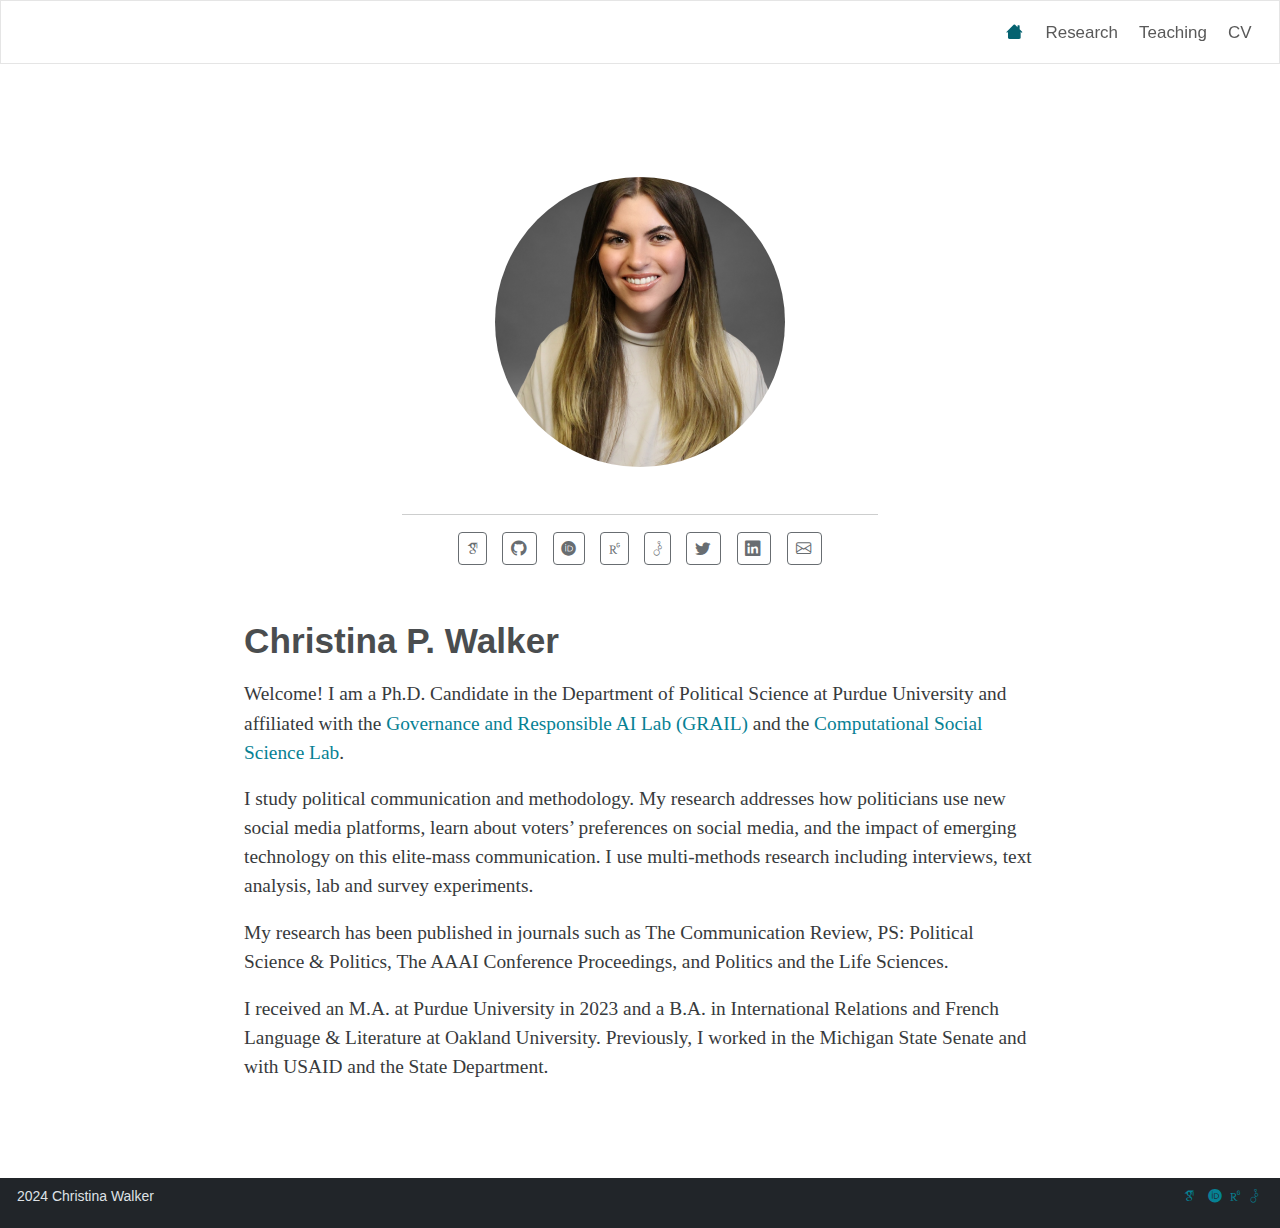
<file: docs/index.html>
<!DOCTYPE html>
<html xmlns="http://www.w3.org/1999/xhtml" lang="en" xml:lang="en"><head>

<meta charset="utf-8">
<meta name="generator" content="quarto-1.3.450">

<meta name="viewport" content="width=device-width, initial-scale=1.0, user-scalable=yes">


<title>Christina Walker</title>
<style>
code{white-space: pre-wrap;}
span.smallcaps{font-variant: small-caps;}
div.columns{display: flex; gap: min(4vw, 1.5em);}
div.column{flex: auto; overflow-x: auto;}
div.hanging-indent{margin-left: 1.5em; text-indent: -1.5em;}
ul.task-list{list-style: none;}
ul.task-list li input[type="checkbox"] {
  width: 0.8em;
  margin: 0 0.8em 0.2em -1em; /* quarto-specific, see https://github.com/quarto-dev/quarto-cli/issues/4556 */ 
  vertical-align: middle;
}
</style>


<script src="site_libs/quarto-nav/quarto-nav.js"></script>
<script src="site_libs/quarto-nav/headroom.min.js"></script>
<link href="./img/purdue_icon.png" rel="icon" type="image/png">
<script src="site_libs/clipboard/clipboard.min.js"></script>
<script src="site_libs/quarto-html/quarto.js"></script>
<script src="site_libs/quarto-html/popper.min.js"></script>
<script src="site_libs/quarto-html/tippy.umd.min.js"></script>
<link href="site_libs/quarto-html/tippy.css" rel="stylesheet">
<link href="site_libs/quarto-html/quarto-syntax-highlighting.css" rel="stylesheet" id="quarto-text-highlighting-styles">
<script src="site_libs/bootstrap/bootstrap.min.js"></script>
<link href="site_libs/bootstrap/bootstrap-icons.css" rel="stylesheet">
<link href="site_libs/bootstrap/bootstrap.min.css" rel="stylesheet" id="quarto-bootstrap" data-mode="light">
<link href="site_libs/quarto-contrib/academicons-1.9.2/all.css" rel="stylesheet">
<link href="site_libs/quarto-contrib/academicons-1.9.2/size.css" rel="stylesheet">
<script id="quarto-search-options" type="application/json">{
  "language": {
    "search-no-results-text": "No results",
    "search-matching-documents-text": "matching documents",
    "search-copy-link-title": "Copy link to search",
    "search-hide-matches-text": "Hide additional matches",
    "search-more-match-text": "more match in this document",
    "search-more-matches-text": "more matches in this document",
    "search-clear-button-title": "Clear",
    "search-detached-cancel-button-title": "Cancel",
    "search-submit-button-title": "Submit",
    "search-label": "Search"
  }
}</script>


</head>

<body class="nav-fixed fullcontent">

<div id="quarto-search-results"></div>
  <header id="quarto-header" class="headroom fixed-top">
    <nav class="navbar navbar-expand-lg navbar-dark ">
      <div class="navbar-container container-fluid">
          <button class="navbar-toggler" type="button" data-bs-toggle="collapse" data-bs-target="#navbarCollapse" aria-controls="navbarCollapse" aria-expanded="false" aria-label="Toggle navigation" onclick="if (window.quartoToggleHeadroom) { window.quartoToggleHeadroom(); }">
  <span class="navbar-toggler-icon"></span>
</button>
          <div class="collapse navbar-collapse" id="navbarCollapse">
            <ul class="navbar-nav navbar-nav-scroll ms-auto">
  <li class="nav-item">
    <a class="nav-link active" href="./index.html" rel="" target="" aria-current="page"><i class="bi bi-house" role="img">
</i> 
 <span class="menu-text"> </span></a>
  </li>  
  <li class="nav-item">
    <a class="nav-link" href="./research/index.html" rel="" target="">
 <span class="menu-text">Research</span></a>
  </li>  
  <li class="nav-item">
    <a class="nav-link" href="./teaching/index.html" rel="" target="">
 <span class="menu-text">Teaching</span></a>
  </li>  
  <li class="nav-item">
    <a class="nav-link" href="./cv/index.html" rel="" target="">
 <span class="menu-text">CV</span></a>
  </li>  
</ul>
            <div class="quarto-navbar-tools">
</div>
          </div> <!-- /navcollapse -->
      </div> <!-- /container-fluid -->
    </nav>
</header>
<!-- content -->
<div id="quarto-content" class="quarto-container page-columns page-rows-contents page-layout-article page-navbar">
<!-- sidebar -->
<!-- margin-sidebar -->
    
<!-- main -->
<main class="content" id="quarto-document-content">



<div class="quarto-about-jolla">
  <img src="img/2022_headshot.jpg" class="about-image
  round " style="height: 15em; width: 15em;">
 <div id="about-block">
</div> 
  <hr class="about-sep">
   <div class="about-links">
  <a href="https://scholar.google.com/citations?user=kDylzn0AAAAJ&amp;hl=en" class="about-link" rel="" target="">
     <span class="about-link-text"><i class="ai  ai-google-scholar"></i></span>
  </a>
  <a href="https://github.com/christinapwalker" class="about-link" rel="" target="">
    <i class="bi bi-github"></i>
     <span class="about-link-text"></span>
  </a>
  <a href="https://orcid.org/0000-0001-6591-2244" class="about-link" rel="" target="">
     <span class="about-link-text"><i class="ai  ai-orcid"></i></span>
  </a>
  <a href="https://www.researchgate.net/profile/Christina-Walker-5" class="about-link" rel="" target="">
     <span class="about-link-text"><i class="ai  ai-researchgate"></i></span>
  </a>
  <a href="https://www.researchgate.net/profile/Christina-Walker-5" class="about-link" rel="" target="">
     <span class="about-link-text"><i class="ai  ai-dataverse"></i></span>
  </a>
  <a href="https://x.com/Christinapearlw" class="about-link" rel="" target="">
    <i class="bi bi-twitter"></i>
     <span class="about-link-text"></span>
  </a>
  <a href="https://www.linkedin.com/in/christinapwalker/" class="about-link" rel="" target="">
    <i class="bi bi-linkedin"></i>
     <span class="about-link-text"></span>
  </a>
  <a href="mailto:walke667@purdue.edu" class="about-link" rel="" target="">
    <i class="bi bi-envelope"></i>
     <span class="about-link-text"></span>
  </a>
</div>
</div>

<section id="christina-p.-walker" class="level1">
<h1>Christina P. Walker</h1>
<p>Welcome! I am a Ph.D.&nbsp;Candidate in the Department of Political Science at Purdue University and affiliated with the <a href="https://www.cla.purdue.edu/academic/polsci/research/labs/grail/index.html">Governance and Responsible AI Lab (GRAIL)</a> and the <a href="https://www.cla.purdue.edu/academic/polsci/research/labs/computational-social-science-lab/index.html">Computational Social Science Lab</a>.</p>
<p>I study political communication and methodology. My research addresses how politicians use new social media platforms, learn about voters’ preferences on social media, and the impact of emerging technology on this elite-mass communication. I use multi-methods research including interviews, text analysis, lab and survey experiments.</p>
<p>My research has been published in journals such as The Communication Review, PS: Political Science &amp; Politics, The AAAI Conference Proceedings, and Politics and the Life Sciences.</p>
<p>I received an M.A.&nbsp;at Purdue University in 2023 and a B.A. in International Relations and French Language &amp; Literature at Oakland University. Previously, I worked in the Michigan State Senate and with USAID and the State Department.</p>



</section>

</main> <!-- /main -->
<script id="quarto-html-after-body" type="application/javascript">
window.document.addEventListener("DOMContentLoaded", function (event) {
  const toggleBodyColorMode = (bsSheetEl) => {
    const mode = bsSheetEl.getAttribute("data-mode");
    const bodyEl = window.document.querySelector("body");
    if (mode === "dark") {
      bodyEl.classList.add("quarto-dark");
      bodyEl.classList.remove("quarto-light");
    } else {
      bodyEl.classList.add("quarto-light");
      bodyEl.classList.remove("quarto-dark");
    }
  }
  const toggleBodyColorPrimary = () => {
    const bsSheetEl = window.document.querySelector("link#quarto-bootstrap");
    if (bsSheetEl) {
      toggleBodyColorMode(bsSheetEl);
    }
  }
  toggleBodyColorPrimary();  
  const isCodeAnnotation = (el) => {
    for (const clz of el.classList) {
      if (clz.startsWith('code-annotation-')) {                     
        return true;
      }
    }
    return false;
  }
  const clipboard = new window.ClipboardJS('.code-copy-button', {
    text: function(trigger) {
      const codeEl = trigger.previousElementSibling.cloneNode(true);
      for (const childEl of codeEl.children) {
        if (isCodeAnnotation(childEl)) {
          childEl.remove();
        }
      }
      return codeEl.innerText;
    }
  });
  clipboard.on('success', function(e) {
    // button target
    const button = e.trigger;
    // don't keep focus
    button.blur();
    // flash "checked"
    button.classList.add('code-copy-button-checked');
    var currentTitle = button.getAttribute("title");
    button.setAttribute("title", "Copied!");
    let tooltip;
    if (window.bootstrap) {
      button.setAttribute("data-bs-toggle", "tooltip");
      button.setAttribute("data-bs-placement", "left");
      button.setAttribute("data-bs-title", "Copied!");
      tooltip = new bootstrap.Tooltip(button, 
        { trigger: "manual", 
          customClass: "code-copy-button-tooltip",
          offset: [0, -8]});
      tooltip.show();    
    }
    setTimeout(function() {
      if (tooltip) {
        tooltip.hide();
        button.removeAttribute("data-bs-title");
        button.removeAttribute("data-bs-toggle");
        button.removeAttribute("data-bs-placement");
      }
      button.setAttribute("title", currentTitle);
      button.classList.remove('code-copy-button-checked');
    }, 1000);
    // clear code selection
    e.clearSelection();
  });
  function tippyHover(el, contentFn) {
    const config = {
      allowHTML: true,
      content: contentFn,
      maxWidth: 500,
      delay: 100,
      arrow: false,
      appendTo: function(el) {
          return el.parentElement;
      },
      interactive: true,
      interactiveBorder: 10,
      theme: 'quarto',
      placement: 'bottom-start'
    };
    window.tippy(el, config); 
  }
  const noterefs = window.document.querySelectorAll('a[role="doc-noteref"]');
  for (var i=0; i<noterefs.length; i++) {
    const ref = noterefs[i];
    tippyHover(ref, function() {
      // use id or data attribute instead here
      let href = ref.getAttribute('data-footnote-href') || ref.getAttribute('href');
      try { href = new URL(href).hash; } catch {}
      const id = href.replace(/^#\/?/, "");
      const note = window.document.getElementById(id);
      return note.innerHTML;
    });
  }
      let selectedAnnoteEl;
      const selectorForAnnotation = ( cell, annotation) => {
        let cellAttr = 'data-code-cell="' + cell + '"';
        let lineAttr = 'data-code-annotation="' +  annotation + '"';
        const selector = 'span[' + cellAttr + '][' + lineAttr + ']';
        return selector;
      }
      const selectCodeLines = (annoteEl) => {
        const doc = window.document;
        const targetCell = annoteEl.getAttribute("data-target-cell");
        const targetAnnotation = annoteEl.getAttribute("data-target-annotation");
        const annoteSpan = window.document.querySelector(selectorForAnnotation(targetCell, targetAnnotation));
        const lines = annoteSpan.getAttribute("data-code-lines").split(",");
        const lineIds = lines.map((line) => {
          return targetCell + "-" + line;
        })
        let top = null;
        let height = null;
        let parent = null;
        if (lineIds.length > 0) {
            //compute the position of the single el (top and bottom and make a div)
            const el = window.document.getElementById(lineIds[0]);
            top = el.offsetTop;
            height = el.offsetHeight;
            parent = el.parentElement.parentElement;
          if (lineIds.length > 1) {
            const lastEl = window.document.getElementById(lineIds[lineIds.length - 1]);
            const bottom = lastEl.offsetTop + lastEl.offsetHeight;
            height = bottom - top;
          }
          if (top !== null && height !== null && parent !== null) {
            // cook up a div (if necessary) and position it 
            let div = window.document.getElementById("code-annotation-line-highlight");
            if (div === null) {
              div = window.document.createElement("div");
              div.setAttribute("id", "code-annotation-line-highlight");
              div.style.position = 'absolute';
              parent.appendChild(div);
            }
            div.style.top = top - 2 + "px";
            div.style.height = height + 4 + "px";
            let gutterDiv = window.document.getElementById("code-annotation-line-highlight-gutter");
            if (gutterDiv === null) {
              gutterDiv = window.document.createElement("div");
              gutterDiv.setAttribute("id", "code-annotation-line-highlight-gutter");
              gutterDiv.style.position = 'absolute';
              const codeCell = window.document.getElementById(targetCell);
              const gutter = codeCell.querySelector('.code-annotation-gutter');
              gutter.appendChild(gutterDiv);
            }
            gutterDiv.style.top = top - 2 + "px";
            gutterDiv.style.height = height + 4 + "px";
          }
          selectedAnnoteEl = annoteEl;
        }
      };
      const unselectCodeLines = () => {
        const elementsIds = ["code-annotation-line-highlight", "code-annotation-line-highlight-gutter"];
        elementsIds.forEach((elId) => {
          const div = window.document.getElementById(elId);
          if (div) {
            div.remove();
          }
        });
        selectedAnnoteEl = undefined;
      };
      // Attach click handler to the DT
      const annoteDls = window.document.querySelectorAll('dt[data-target-cell]');
      for (const annoteDlNode of annoteDls) {
        annoteDlNode.addEventListener('click', (event) => {
          const clickedEl = event.target;
          if (clickedEl !== selectedAnnoteEl) {
            unselectCodeLines();
            const activeEl = window.document.querySelector('dt[data-target-cell].code-annotation-active');
            if (activeEl) {
              activeEl.classList.remove('code-annotation-active');
            }
            selectCodeLines(clickedEl);
            clickedEl.classList.add('code-annotation-active');
          } else {
            // Unselect the line
            unselectCodeLines();
            clickedEl.classList.remove('code-annotation-active');
          }
        });
      }
  const findCites = (el) => {
    const parentEl = el.parentElement;
    if (parentEl) {
      const cites = parentEl.dataset.cites;
      if (cites) {
        return {
          el,
          cites: cites.split(' ')
        };
      } else {
        return findCites(el.parentElement)
      }
    } else {
      return undefined;
    }
  };
  var bibliorefs = window.document.querySelectorAll('a[role="doc-biblioref"]');
  for (var i=0; i<bibliorefs.length; i++) {
    const ref = bibliorefs[i];
    const citeInfo = findCites(ref);
    if (citeInfo) {
      tippyHover(citeInfo.el, function() {
        var popup = window.document.createElement('div');
        citeInfo.cites.forEach(function(cite) {
          var citeDiv = window.document.createElement('div');
          citeDiv.classList.add('hanging-indent');
          citeDiv.classList.add('csl-entry');
          var biblioDiv = window.document.getElementById('ref-' + cite);
          if (biblioDiv) {
            citeDiv.innerHTML = biblioDiv.innerHTML;
          }
          popup.appendChild(citeDiv);
        });
        return popup.innerHTML;
      });
    }
  }
});
</script>
</div> <!-- /content -->
<footer class="footer">
  <div class="nav-footer">
    <div class="nav-footer-left"><span class="faux-block"> 2024 Christina Walker</span></div>   
    <div class="nav-footer-center">
      &nbsp;
    </div>
    <div class="nav-footer-right"><a class="link-dark me-1" href="https://scholar.google.com/citations?user=kDylzn0AAAAJ&amp;hl=en" title="Google Scholar" target="_blank" rel="noopener"><i class="ai  ai-google-scholar"></i></a> <a class="link-dark me-1" href="https://github.com/christinapwalker" title="github" target="_blank" rel="noopener"></a> <a class="link-dark me-1" href="https://orcid.org/0000-0001-6591-2244" title="orcid" target="_blank" rel="noopener"><i class="ai  ai-orcid"></i></a> <a class="link-dark me-1" href="https://www.researchgate.net/profile/Christina-Walker-5" title="researchgate" target="_blank" rel="noopener"><i class="ai  ai-researchgate"></i></a> <a class="link-dark me-1" href="https://www.researchgate.net/profile/Christina-Walker-5" title="dataverse" target="_blank" rel="noopener"><i class="ai  ai-dataverse"></i></a></div>
  </div>
</footer>



</body></html>
</file>
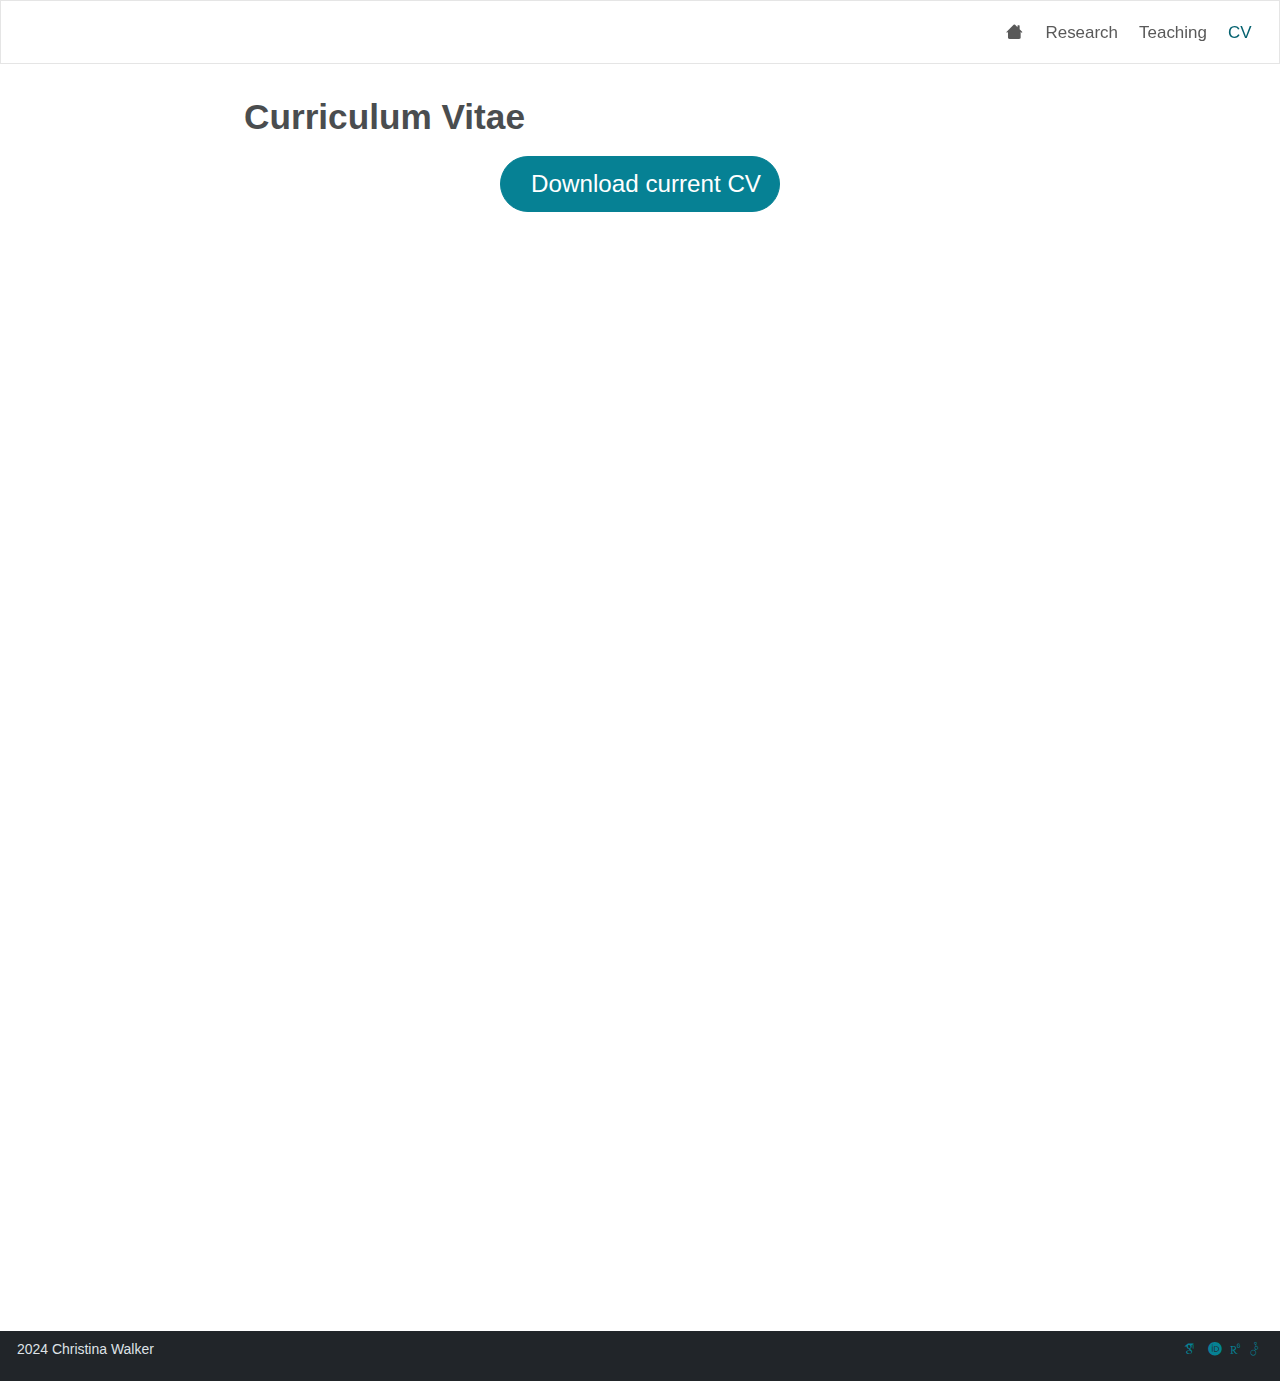
<file: docs/cv/index.html>
<!DOCTYPE html>
<html xmlns="http://www.w3.org/1999/xhtml" lang="en" xml:lang="en"><head>
<meta http-equiv="Content-Type" content="text/html; charset=UTF-8">
<meta charset="utf-8">
<meta name="generator" content="quarto-1.3.450">
<meta name="viewport" content="width=device-width, initial-scale=1.0, user-scalable=yes">
<title>Christina Walker - Curriculum Vitae</title>
<style>
code{white-space: pre-wrap;}
span.smallcaps{font-variant: small-caps;}
div.columns{display: flex; gap: min(4vw, 1.5em);}
div.column{flex: auto; overflow-x: auto;}
div.hanging-indent{margin-left: 1.5em; text-indent: -1.5em;}
ul.task-list{list-style: none;}
ul.task-list li input[type="checkbox"] {
  width: 0.8em;
  margin: 0 0.8em 0.2em -1em; /* quarto-specific, see https://github.com/quarto-dev/quarto-cli/issues/4556 */ 
  vertical-align: middle;
}
</style>

<script src="../site_libs/quarto-nav/quarto-nav.js"></script>
<script src="../site_libs/quarto-nav/headroom.min.js"></script>
<link href="../img/purdue_icon.png" rel="icon" type="image/png">
<script src="../site_libs/clipboard/clipboard.min.js"></script>
<script src="../site_libs/quarto-html/quarto.js"></script>
<script src="../site_libs/quarto-html/popper.min.js"></script>
<script src="../site_libs/quarto-html/tippy.umd.min.js"></script>
<script src="../site_libs/quarto-html/anchor.min.js"></script>
<link href="../site_libs/quarto-html/tippy.css" rel="stylesheet">
<link href="../site_libs/quarto-html/quarto-syntax-highlighting.css" rel="stylesheet" id="quarto-text-highlighting-styles">
<script src="../site_libs/bootstrap/bootstrap.min.js"></script>
<link href="../site_libs/bootstrap/bootstrap-icons.css" rel="stylesheet">
<link href="../site_libs/bootstrap/bootstrap.min.css" rel="stylesheet" id="quarto-bootstrap" data-mode="light">
<link href="../site_libs/quarto-contrib/academicons-1.9.2/all.css" rel="stylesheet">
<link href="../site_libs/quarto-contrib/academicons-1.9.2/size.css" rel="stylesheet"><script id="quarto-search-options" type="application/json">{
  "language": {
    "search-no-results-text": "No results",
    "search-matching-documents-text": "matching documents",
    "search-copy-link-title": "Copy link to search",
    "search-hide-matches-text": "Hide additional matches",
    "search-more-match-text": "more match in this document",
    "search-more-matches-text": "more matches in this document",
    "search-clear-button-title": "Clear",
    "search-detached-cancel-button-title": "Cancel",
    "search-submit-button-title": "Submit",
    "search-label": "Search"
  }
}</script>
</head>
<body class="nav-fixed fullcontent">

<div id="quarto-search-results"></div>
  <header id="quarto-header" class="headroom fixed-top"><nav class="navbar navbar-expand-lg navbar-dark "><div class="navbar-container container-fluid">
          <button class="navbar-toggler" type="button" data-bs-toggle="collapse" data-bs-target="#navbarCollapse" aria-controls="navbarCollapse" aria-expanded="false" aria-label="Toggle navigation" onclick="if (window.quartoToggleHeadroom) { window.quartoToggleHeadroom(); }">
  <span class="navbar-toggler-icon"></span>
</button>
          <div class="collapse navbar-collapse" id="navbarCollapse">
            <ul class="navbar-nav navbar-nav-scroll ms-auto">
<li class="nav-item">
    <a class="nav-link" href="../index.html" rel="" target=""><i class="bi bi-house" role="img">
</i> 
 <span class="menu-text"> </span></a>
  </li>  
  <li class="nav-item">
    <a class="nav-link" href="../research/index.html" rel="" target="">
 <span class="menu-text">Research</span></a>
  </li>  
  <li class="nav-item">
    <a class="nav-link" href="../teaching/index.html" rel="" target="">
 <span class="menu-text">Teaching</span></a>
  </li>  
  <li class="nav-item">
    <a class="nav-link active" href="../cv/index.html" rel="" target="" aria-current="page">
 <span class="menu-text">CV</span></a>
  </li>  
</ul>
<div class="quarto-navbar-tools">
</div>
          </div> <!-- /navcollapse -->
      </div> <!-- /container-fluid -->
    </nav></header><!-- content --><div id="quarto-content" class="quarto-container page-columns page-rows-contents page-layout-article page-navbar">
<!-- sidebar -->
<!-- margin-sidebar -->
    
<!-- main -->
<main class="content" id="quarto-document-content"><header id="title-block-header" class="quarto-title-block default"><div class="quarto-title">
<h1 class="title">Curriculum Vitae</h1>
</div>



<div class="quarto-title-meta">

    
  
    
  </div>
  

</header><div class="cell">
<style type="text/css">
.embed-container {
    position: relative;
    padding-bottom: 129%;
    height: 0;
    max-width: 100%;
}
.embed-container iframe,
.embed-container object,
.embed-container embed {
    position: absolute;
    top: 0;
    left: 0;
    width: 100%;
    height: 100%;
}
</style>
</div>
<meta name="viewport" content="width=device-width, initial-scale=1.0, maximum-scale=1.0, user-scalable=0">
<p class="text-center">
  <a class="btn btn-primary btn-lg cv-download" href="cv.pdf" target="_blank">
    <i class="fa-solid fa-file-arrow-down"></i> Download current CV
  </a>
</p>
<div class="embed-container">
  <object data="cv.pdf" type="application/pdf" width="100%" height="600px">
    <iframe src="cv.pdf#toolbar=0" style="border: 0.5px;width: 100%; height: 100%;"></iframe>
  </object>
</div>




</main><!-- /main --><script id="quarto-html-after-body" type="application/javascript">
window.document.addEventListener("DOMContentLoaded", function (event) {
  const toggleBodyColorMode = (bsSheetEl) => {
    const mode = bsSheetEl.getAttribute("data-mode");
    const bodyEl = window.document.querySelector("body");
    if (mode === "dark") {
      bodyEl.classList.add("quarto-dark");
      bodyEl.classList.remove("quarto-light");
    } else {
      bodyEl.classList.add("quarto-light");
      bodyEl.classList.remove("quarto-dark");
    }
  }
  const toggleBodyColorPrimary = () => {
    const bsSheetEl = window.document.querySelector("link#quarto-bootstrap");
    if (bsSheetEl) {
      toggleBodyColorMode(bsSheetEl);
    }
  }
  toggleBodyColorPrimary();  
  const icon = "";
  const anchorJS = new window.AnchorJS();
  anchorJS.options = {
    placement: 'right',
    icon: icon
  };
  anchorJS.add('.anchored');
  const isCodeAnnotation = (el) => {
    for (const clz of el.classList) {
      if (clz.startsWith('code-annotation-')) {                     
        return true;
      }
    }
    return false;
  }
  const clipboard = new window.ClipboardJS('.code-copy-button', {
    text: function(trigger) {
      const codeEl = trigger.previousElementSibling.cloneNode(true);
      for (const childEl of codeEl.children) {
        if (isCodeAnnotation(childEl)) {
          childEl.remove();
        }
      }
      return codeEl.innerText;
    }
  });
  clipboard.on('success', function(e) {
    // button target
    const button = e.trigger;
    // don't keep focus
    button.blur();
    // flash "checked"
    button.classList.add('code-copy-button-checked');
    var currentTitle = button.getAttribute("title");
    button.setAttribute("title", "Copied!");
    let tooltip;
    if (window.bootstrap) {
      button.setAttribute("data-bs-toggle", "tooltip");
      button.setAttribute("data-bs-placement", "left");
      button.setAttribute("data-bs-title", "Copied!");
      tooltip = new bootstrap.Tooltip(button, 
        { trigger: "manual", 
          customClass: "code-copy-button-tooltip",
          offset: [0, -8]});
      tooltip.show();    
    }
    setTimeout(function() {
      if (tooltip) {
        tooltip.hide();
        button.removeAttribute("data-bs-title");
        button.removeAttribute("data-bs-toggle");
        button.removeAttribute("data-bs-placement");
      }
      button.setAttribute("title", currentTitle);
      button.classList.remove('code-copy-button-checked');
    }, 1000);
    // clear code selection
    e.clearSelection();
  });
  function tippyHover(el, contentFn) {
    const config = {
      allowHTML: true,
      content: contentFn,
      maxWidth: 500,
      delay: 100,
      arrow: false,
      appendTo: function(el) {
          return el.parentElement;
      },
      interactive: true,
      interactiveBorder: 10,
      theme: 'quarto',
      placement: 'bottom-start'
    };
    window.tippy(el, config); 
  }
  const noterefs = window.document.querySelectorAll('a[role="doc-noteref"]');
  for (var i=0; i<noterefs.length; i++) {
    const ref = noterefs[i];
    tippyHover(ref, function() {
      // use id or data attribute instead here
      let href = ref.getAttribute('data-footnote-href') || ref.getAttribute('href');
      try { href = new URL(href).hash; } catch {}
      const id = href.replace(/^#\/?/, "");
      const note = window.document.getElementById(id);
      return note.innerHTML;
    });
  }
      let selectedAnnoteEl;
      const selectorForAnnotation = ( cell, annotation) => {
        let cellAttr = 'data-code-cell="' + cell + '"';
        let lineAttr = 'data-code-annotation="' +  annotation + '"';
        const selector = 'span[' + cellAttr + '][' + lineAttr + ']';
        return selector;
      }
      const selectCodeLines = (annoteEl) => {
        const doc = window.document;
        const targetCell = annoteEl.getAttribute("data-target-cell");
        const targetAnnotation = annoteEl.getAttribute("data-target-annotation");
        const annoteSpan = window.document.querySelector(selectorForAnnotation(targetCell, targetAnnotation));
        const lines = annoteSpan.getAttribute("data-code-lines").split(",");
        const lineIds = lines.map((line) => {
          return targetCell + "-" + line;
        })
        let top = null;
        let height = null;
        let parent = null;
        if (lineIds.length > 0) {
            //compute the position of the single el (top and bottom and make a div)
            const el = window.document.getElementById(lineIds[0]);
            top = el.offsetTop;
            height = el.offsetHeight;
            parent = el.parentElement.parentElement;
          if (lineIds.length > 1) {
            const lastEl = window.document.getElementById(lineIds[lineIds.length - 1]);
            const bottom = lastEl.offsetTop + lastEl.offsetHeight;
            height = bottom - top;
          }
          if (top !== null && height !== null && parent !== null) {
            // cook up a div (if necessary) and position it 
            let div = window.document.getElementById("code-annotation-line-highlight");
            if (div === null) {
              div = window.document.createElement("div");
              div.setAttribute("id", "code-annotation-line-highlight");
              div.style.position = 'absolute';
              parent.appendChild(div);
            }
            div.style.top = top - 2 + "px";
            div.style.height = height + 4 + "px";
            let gutterDiv = window.document.getElementById("code-annotation-line-highlight-gutter");
            if (gutterDiv === null) {
              gutterDiv = window.document.createElement("div");
              gutterDiv.setAttribute("id", "code-annotation-line-highlight-gutter");
              gutterDiv.style.position = 'absolute';
              const codeCell = window.document.getElementById(targetCell);
              const gutter = codeCell.querySelector('.code-annotation-gutter');
              gutter.appendChild(gutterDiv);
            }
            gutterDiv.style.top = top - 2 + "px";
            gutterDiv.style.height = height + 4 + "px";
          }
          selectedAnnoteEl = annoteEl;
        }
      };
      const unselectCodeLines = () => {
        const elementsIds = ["code-annotation-line-highlight", "code-annotation-line-highlight-gutter"];
        elementsIds.forEach((elId) => {
          const div = window.document.getElementById(elId);
          if (div) {
            div.remove();
          }
        });
        selectedAnnoteEl = undefined;
      };
      // Attach click handler to the DT
      const annoteDls = window.document.querySelectorAll('dt[data-target-cell]');
      for (const annoteDlNode of annoteDls) {
        annoteDlNode.addEventListener('click', (event) => {
          const clickedEl = event.target;
          if (clickedEl !== selectedAnnoteEl) {
            unselectCodeLines();
            const activeEl = window.document.querySelector('dt[data-target-cell].code-annotation-active');
            if (activeEl) {
              activeEl.classList.remove('code-annotation-active');
            }
            selectCodeLines(clickedEl);
            clickedEl.classList.add('code-annotation-active');
          } else {
            // Unselect the line
            unselectCodeLines();
            clickedEl.classList.remove('code-annotation-active');
          }
        });
      }
  const findCites = (el) => {
    const parentEl = el.parentElement;
    if (parentEl) {
      const cites = parentEl.dataset.cites;
      if (cites) {
        return {
          el,
          cites: cites.split(' ')
        };
      } else {
        return findCites(el.parentElement)
      }
    } else {
      return undefined;
    }
  };
  var bibliorefs = window.document.querySelectorAll('a[role="doc-biblioref"]');
  for (var i=0; i<bibliorefs.length; i++) {
    const ref = bibliorefs[i];
    const citeInfo = findCites(ref);
    if (citeInfo) {
      tippyHover(citeInfo.el, function() {
        var popup = window.document.createElement('div');
        citeInfo.cites.forEach(function(cite) {
          var citeDiv = window.document.createElement('div');
          citeDiv.classList.add('hanging-indent');
          citeDiv.classList.add('csl-entry');
          var biblioDiv = window.document.getElementById('ref-' + cite);
          if (biblioDiv) {
            citeDiv.innerHTML = biblioDiv.innerHTML;
          }
          popup.appendChild(citeDiv);
        });
        return popup.innerHTML;
      });
    }
  }
});
</script>
</div> <!-- /content -->
<footer class="footer"><div class="nav-footer">
    <div class="nav-footer-left"><span class="faux-block"> 2024 Christina Walker</span></div>   
    <div class="nav-footer-center">
      &nbsp;
    </div>
    <div class="nav-footer-right"><a class="link-dark me-1" href="https://scholar.google.com/citations?user=kDylzn0AAAAJ&amp;hl=en" title="Google Scholar" target="_blank" rel="noopener"><i class="ai  ai-google-scholar"></i></a> <a class="link-dark me-1" href="https://github.com/christinapwalker" title="github" target="_blank" rel="noopener"></a> <a class="link-dark me-1" href="https://orcid.org/0000-0001-6591-2244" title="orcid" target="_blank" rel="noopener"><i class="ai  ai-orcid"></i></a> <a class="link-dark me-1" href="https://www.researchgate.net/profile/Christina-Walker-5" title="researchgate" target="_blank" rel="noopener"><i class="ai  ai-researchgate"></i></a> <a class="link-dark me-1" href="https://www.researchgate.net/profile/Christina-Walker-5" title="dataverse" target="_blank" rel="noopener"><i class="ai  ai-dataverse"></i></a></div>
  </div>
</footer>


</body></html>
</file>
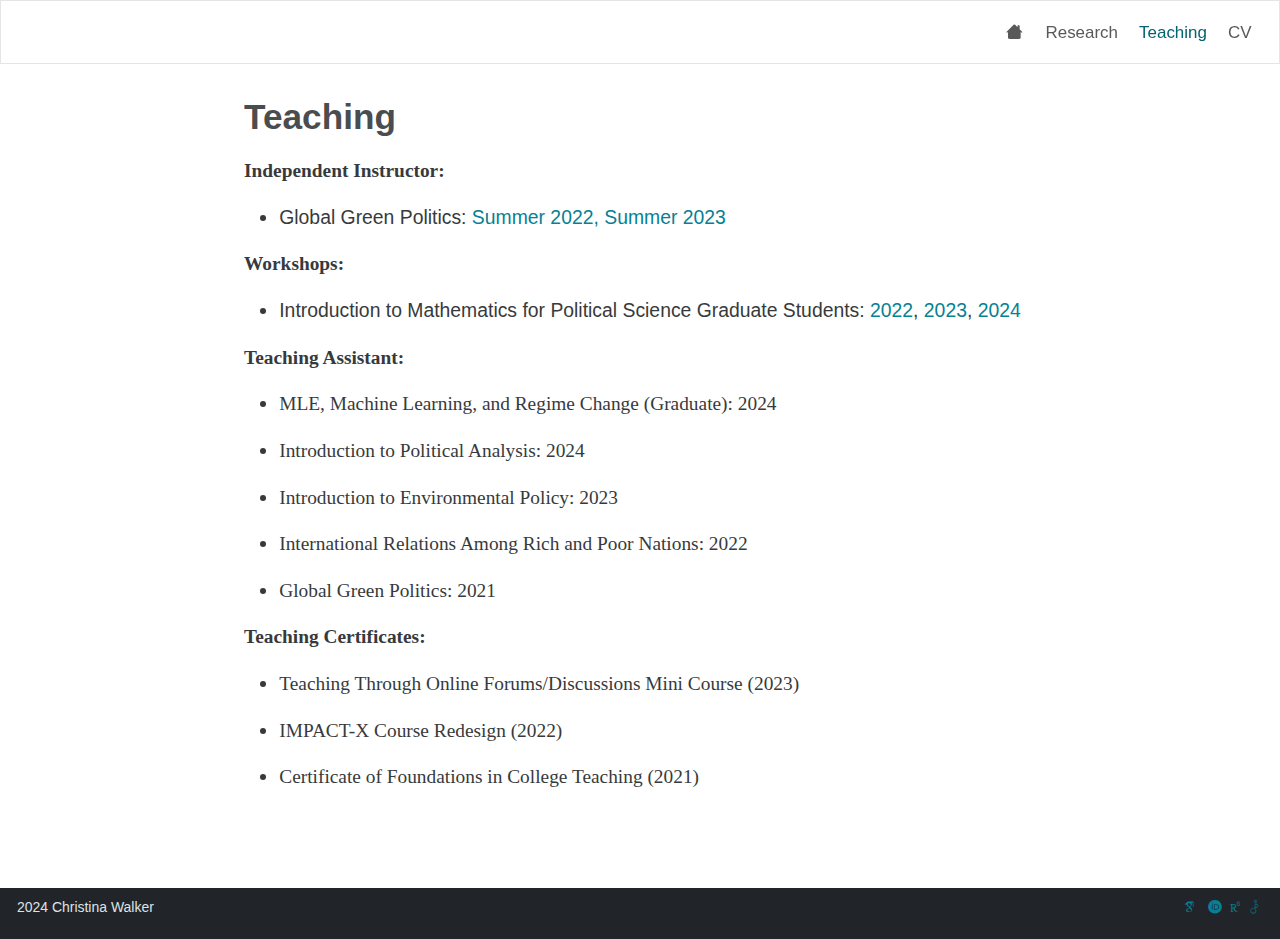
<file: docs/teaching/index.html>
<!DOCTYPE html>
<html xmlns="http://www.w3.org/1999/xhtml" lang="en" xml:lang="en"><head>

<meta charset="utf-8">
<meta name="generator" content="quarto-1.3.450">

<meta name="viewport" content="width=device-width, initial-scale=1.0, user-scalable=yes">


<title>Christina Walker - Teaching</title>
<style>
code{white-space: pre-wrap;}
span.smallcaps{font-variant: small-caps;}
div.columns{display: flex; gap: min(4vw, 1.5em);}
div.column{flex: auto; overflow-x: auto;}
div.hanging-indent{margin-left: 1.5em; text-indent: -1.5em;}
ul.task-list{list-style: none;}
ul.task-list li input[type="checkbox"] {
  width: 0.8em;
  margin: 0 0.8em 0.2em -1em; /* quarto-specific, see https://github.com/quarto-dev/quarto-cli/issues/4556 */ 
  vertical-align: middle;
}
</style>


<script src="../site_libs/quarto-nav/quarto-nav.js"></script>
<script src="../site_libs/quarto-nav/headroom.min.js"></script>
<link href="../img/purdue_icon.png" rel="icon" type="image/png">
<script src="../site_libs/clipboard/clipboard.min.js"></script>
<script src="../site_libs/quarto-html/quarto.js"></script>
<script src="../site_libs/quarto-html/popper.min.js"></script>
<script src="../site_libs/quarto-html/tippy.umd.min.js"></script>
<script src="../site_libs/quarto-html/anchor.min.js"></script>
<link href="../site_libs/quarto-html/tippy.css" rel="stylesheet">
<link href="../site_libs/quarto-html/quarto-syntax-highlighting.css" rel="stylesheet" id="quarto-text-highlighting-styles">
<script src="../site_libs/bootstrap/bootstrap.min.js"></script>
<link href="../site_libs/bootstrap/bootstrap-icons.css" rel="stylesheet">
<link href="../site_libs/bootstrap/bootstrap.min.css" rel="stylesheet" id="quarto-bootstrap" data-mode="light">
<link href="../site_libs/quarto-contrib/academicons-1.9.2/all.css" rel="stylesheet">
<link href="../site_libs/quarto-contrib/academicons-1.9.2/size.css" rel="stylesheet">
<script id="quarto-search-options" type="application/json">{
  "language": {
    "search-no-results-text": "No results",
    "search-matching-documents-text": "matching documents",
    "search-copy-link-title": "Copy link to search",
    "search-hide-matches-text": "Hide additional matches",
    "search-more-match-text": "more match in this document",
    "search-more-matches-text": "more matches in this document",
    "search-clear-button-title": "Clear",
    "search-detached-cancel-button-title": "Cancel",
    "search-submit-button-title": "Submit",
    "search-label": "Search"
  }
}</script>


</head>

<body class="nav-fixed fullcontent">

<div id="quarto-search-results"></div>
  <header id="quarto-header" class="headroom fixed-top">
    <nav class="navbar navbar-expand-lg navbar-dark ">
      <div class="navbar-container container-fluid">
          <button class="navbar-toggler" type="button" data-bs-toggle="collapse" data-bs-target="#navbarCollapse" aria-controls="navbarCollapse" aria-expanded="false" aria-label="Toggle navigation" onclick="if (window.quartoToggleHeadroom) { window.quartoToggleHeadroom(); }">
  <span class="navbar-toggler-icon"></span>
</button>
          <div class="collapse navbar-collapse" id="navbarCollapse">
            <ul class="navbar-nav navbar-nav-scroll ms-auto">
  <li class="nav-item">
    <a class="nav-link" href="../index.html" rel="" target=""><i class="bi bi-house" role="img">
</i> 
 <span class="menu-text"> </span></a>
  </li>  
  <li class="nav-item">
    <a class="nav-link" href="../research/index.html" rel="" target="">
 <span class="menu-text">Research</span></a>
  </li>  
  <li class="nav-item">
    <a class="nav-link active" href="../teaching/index.html" rel="" target="" aria-current="page">
 <span class="menu-text">Teaching</span></a>
  </li>  
  <li class="nav-item">
    <a class="nav-link" href="../cv/index.html" rel="" target="">
 <span class="menu-text">CV</span></a>
  </li>  
</ul>
            <div class="quarto-navbar-tools">
</div>
          </div> <!-- /navcollapse -->
      </div> <!-- /container-fluid -->
    </nav>
</header>
<!-- content -->
<div id="quarto-content" class="quarto-container page-columns page-rows-contents page-layout-article page-navbar">
<!-- sidebar -->
<!-- margin-sidebar -->
    
<!-- main -->
<main class="content" id="quarto-document-content">

<header id="title-block-header" class="quarto-title-block default">
<div class="quarto-title">
<h1 class="title">Teaching</h1>
</div>



<div class="quarto-title-meta">

    
  
    
  </div>
  

</header>

<p><strong>Independent Instructor:</strong></p>
<ul>
<li>Global Green Politics: <a href="Walker_327_Syllabus_S22.pdf" target="_blank">Summer 2022,</a> <a href="Walker_327_Syllabus_S23.pdf" target="_blank">Summer 2023</a></li>
</ul>
<p><strong>Workshops:</strong></p>
<ul>
<li>Introduction to Mathematics for Political Science Graduate Students: <a href="Math_Workshop_22.pdf" target="_blank">2022</a>, <a href="walker_mathworkshop_24.pdf" target="_blank">2023</a>, <a href="walker_mathworkshop_24.pdf" target="_blank">2024</a></li>
</ul>
<p><strong>Teaching Assistant:</strong></p>
<ul>
<li><p>MLE, Machine Learning, and Regime Change (Graduate): 2024</p></li>
<li><p>Introduction to Political Analysis: 2024</p></li>
<li><p>Introduction to Environmental Policy: 2023</p></li>
<li><p>International Relations Among Rich and Poor Nations: 2022</p></li>
<li><p>Global Green Politics: 2021</p></li>
</ul>
<p><strong>Teaching Certificates:</strong></p>
<ul>
<li><p>Teaching Through Online Forums/Discussions Mini Course (2023)</p></li>
<li><p>IMPACT-X Course Redesign (2022)</p></li>
<li><p>Certificate of Foundations in College Teaching (2021)</p></li>
</ul>



</main> <!-- /main -->
<script id="quarto-html-after-body" type="application/javascript">
window.document.addEventListener("DOMContentLoaded", function (event) {
  const toggleBodyColorMode = (bsSheetEl) => {
    const mode = bsSheetEl.getAttribute("data-mode");
    const bodyEl = window.document.querySelector("body");
    if (mode === "dark") {
      bodyEl.classList.add("quarto-dark");
      bodyEl.classList.remove("quarto-light");
    } else {
      bodyEl.classList.add("quarto-light");
      bodyEl.classList.remove("quarto-dark");
    }
  }
  const toggleBodyColorPrimary = () => {
    const bsSheetEl = window.document.querySelector("link#quarto-bootstrap");
    if (bsSheetEl) {
      toggleBodyColorMode(bsSheetEl);
    }
  }
  toggleBodyColorPrimary();  
  const icon = "";
  const anchorJS = new window.AnchorJS();
  anchorJS.options = {
    placement: 'right',
    icon: icon
  };
  anchorJS.add('.anchored');
  const isCodeAnnotation = (el) => {
    for (const clz of el.classList) {
      if (clz.startsWith('code-annotation-')) {                     
        return true;
      }
    }
    return false;
  }
  const clipboard = new window.ClipboardJS('.code-copy-button', {
    text: function(trigger) {
      const codeEl = trigger.previousElementSibling.cloneNode(true);
      for (const childEl of codeEl.children) {
        if (isCodeAnnotation(childEl)) {
          childEl.remove();
        }
      }
      return codeEl.innerText;
    }
  });
  clipboard.on('success', function(e) {
    // button target
    const button = e.trigger;
    // don't keep focus
    button.blur();
    // flash "checked"
    button.classList.add('code-copy-button-checked');
    var currentTitle = button.getAttribute("title");
    button.setAttribute("title", "Copied!");
    let tooltip;
    if (window.bootstrap) {
      button.setAttribute("data-bs-toggle", "tooltip");
      button.setAttribute("data-bs-placement", "left");
      button.setAttribute("data-bs-title", "Copied!");
      tooltip = new bootstrap.Tooltip(button, 
        { trigger: "manual", 
          customClass: "code-copy-button-tooltip",
          offset: [0, -8]});
      tooltip.show();    
    }
    setTimeout(function() {
      if (tooltip) {
        tooltip.hide();
        button.removeAttribute("data-bs-title");
        button.removeAttribute("data-bs-toggle");
        button.removeAttribute("data-bs-placement");
      }
      button.setAttribute("title", currentTitle);
      button.classList.remove('code-copy-button-checked');
    }, 1000);
    // clear code selection
    e.clearSelection();
  });
  function tippyHover(el, contentFn) {
    const config = {
      allowHTML: true,
      content: contentFn,
      maxWidth: 500,
      delay: 100,
      arrow: false,
      appendTo: function(el) {
          return el.parentElement;
      },
      interactive: true,
      interactiveBorder: 10,
      theme: 'quarto',
      placement: 'bottom-start'
    };
    window.tippy(el, config); 
  }
  const noterefs = window.document.querySelectorAll('a[role="doc-noteref"]');
  for (var i=0; i<noterefs.length; i++) {
    const ref = noterefs[i];
    tippyHover(ref, function() {
      // use id or data attribute instead here
      let href = ref.getAttribute('data-footnote-href') || ref.getAttribute('href');
      try { href = new URL(href).hash; } catch {}
      const id = href.replace(/^#\/?/, "");
      const note = window.document.getElementById(id);
      return note.innerHTML;
    });
  }
      let selectedAnnoteEl;
      const selectorForAnnotation = ( cell, annotation) => {
        let cellAttr = 'data-code-cell="' + cell + '"';
        let lineAttr = 'data-code-annotation="' +  annotation + '"';
        const selector = 'span[' + cellAttr + '][' + lineAttr + ']';
        return selector;
      }
      const selectCodeLines = (annoteEl) => {
        const doc = window.document;
        const targetCell = annoteEl.getAttribute("data-target-cell");
        const targetAnnotation = annoteEl.getAttribute("data-target-annotation");
        const annoteSpan = window.document.querySelector(selectorForAnnotation(targetCell, targetAnnotation));
        const lines = annoteSpan.getAttribute("data-code-lines").split(",");
        const lineIds = lines.map((line) => {
          return targetCell + "-" + line;
        })
        let top = null;
        let height = null;
        let parent = null;
        if (lineIds.length > 0) {
            //compute the position of the single el (top and bottom and make a div)
            const el = window.document.getElementById(lineIds[0]);
            top = el.offsetTop;
            height = el.offsetHeight;
            parent = el.parentElement.parentElement;
          if (lineIds.length > 1) {
            const lastEl = window.document.getElementById(lineIds[lineIds.length - 1]);
            const bottom = lastEl.offsetTop + lastEl.offsetHeight;
            height = bottom - top;
          }
          if (top !== null && height !== null && parent !== null) {
            // cook up a div (if necessary) and position it 
            let div = window.document.getElementById("code-annotation-line-highlight");
            if (div === null) {
              div = window.document.createElement("div");
              div.setAttribute("id", "code-annotation-line-highlight");
              div.style.position = 'absolute';
              parent.appendChild(div);
            }
            div.style.top = top - 2 + "px";
            div.style.height = height + 4 + "px";
            let gutterDiv = window.document.getElementById("code-annotation-line-highlight-gutter");
            if (gutterDiv === null) {
              gutterDiv = window.document.createElement("div");
              gutterDiv.setAttribute("id", "code-annotation-line-highlight-gutter");
              gutterDiv.style.position = 'absolute';
              const codeCell = window.document.getElementById(targetCell);
              const gutter = codeCell.querySelector('.code-annotation-gutter');
              gutter.appendChild(gutterDiv);
            }
            gutterDiv.style.top = top - 2 + "px";
            gutterDiv.style.height = height + 4 + "px";
          }
          selectedAnnoteEl = annoteEl;
        }
      };
      const unselectCodeLines = () => {
        const elementsIds = ["code-annotation-line-highlight", "code-annotation-line-highlight-gutter"];
        elementsIds.forEach((elId) => {
          const div = window.document.getElementById(elId);
          if (div) {
            div.remove();
          }
        });
        selectedAnnoteEl = undefined;
      };
      // Attach click handler to the DT
      const annoteDls = window.document.querySelectorAll('dt[data-target-cell]');
      for (const annoteDlNode of annoteDls) {
        annoteDlNode.addEventListener('click', (event) => {
          const clickedEl = event.target;
          if (clickedEl !== selectedAnnoteEl) {
            unselectCodeLines();
            const activeEl = window.document.querySelector('dt[data-target-cell].code-annotation-active');
            if (activeEl) {
              activeEl.classList.remove('code-annotation-active');
            }
            selectCodeLines(clickedEl);
            clickedEl.classList.add('code-annotation-active');
          } else {
            // Unselect the line
            unselectCodeLines();
            clickedEl.classList.remove('code-annotation-active');
          }
        });
      }
  const findCites = (el) => {
    const parentEl = el.parentElement;
    if (parentEl) {
      const cites = parentEl.dataset.cites;
      if (cites) {
        return {
          el,
          cites: cites.split(' ')
        };
      } else {
        return findCites(el.parentElement)
      }
    } else {
      return undefined;
    }
  };
  var bibliorefs = window.document.querySelectorAll('a[role="doc-biblioref"]');
  for (var i=0; i<bibliorefs.length; i++) {
    const ref = bibliorefs[i];
    const citeInfo = findCites(ref);
    if (citeInfo) {
      tippyHover(citeInfo.el, function() {
        var popup = window.document.createElement('div');
        citeInfo.cites.forEach(function(cite) {
          var citeDiv = window.document.createElement('div');
          citeDiv.classList.add('hanging-indent');
          citeDiv.classList.add('csl-entry');
          var biblioDiv = window.document.getElementById('ref-' + cite);
          if (biblioDiv) {
            citeDiv.innerHTML = biblioDiv.innerHTML;
          }
          popup.appendChild(citeDiv);
        });
        return popup.innerHTML;
      });
    }
  }
});
</script>
</div> <!-- /content -->
<footer class="footer">
  <div class="nav-footer">
    <div class="nav-footer-left"><span class="faux-block"> 2024 Christina Walker</span></div>   
    <div class="nav-footer-center">
      &nbsp;
    </div>
    <div class="nav-footer-right"><a class="link-dark me-1" href="https://scholar.google.com/citations?user=kDylzn0AAAAJ&amp;hl=en" title="Google Scholar" target="_blank" rel="noopener"><i class="ai  ai-google-scholar"></i></a> <a class="link-dark me-1" href="https://github.com/christinapwalker" title="github" target="_blank" rel="noopener"></a> <a class="link-dark me-1" href="https://orcid.org/0000-0001-6591-2244" title="orcid" target="_blank" rel="noopener"><i class="ai  ai-orcid"></i></a> <a class="link-dark me-1" href="https://www.researchgate.net/profile/Christina-Walker-5" title="researchgate" target="_blank" rel="noopener"><i class="ai  ai-researchgate"></i></a> <a class="link-dark me-1" href="https://www.researchgate.net/profile/Christina-Walker-5" title="dataverse" target="_blank" rel="noopener"><i class="ai  ai-dataverse"></i></a></div>
  </div>
</footer>



</body></html>
</file>
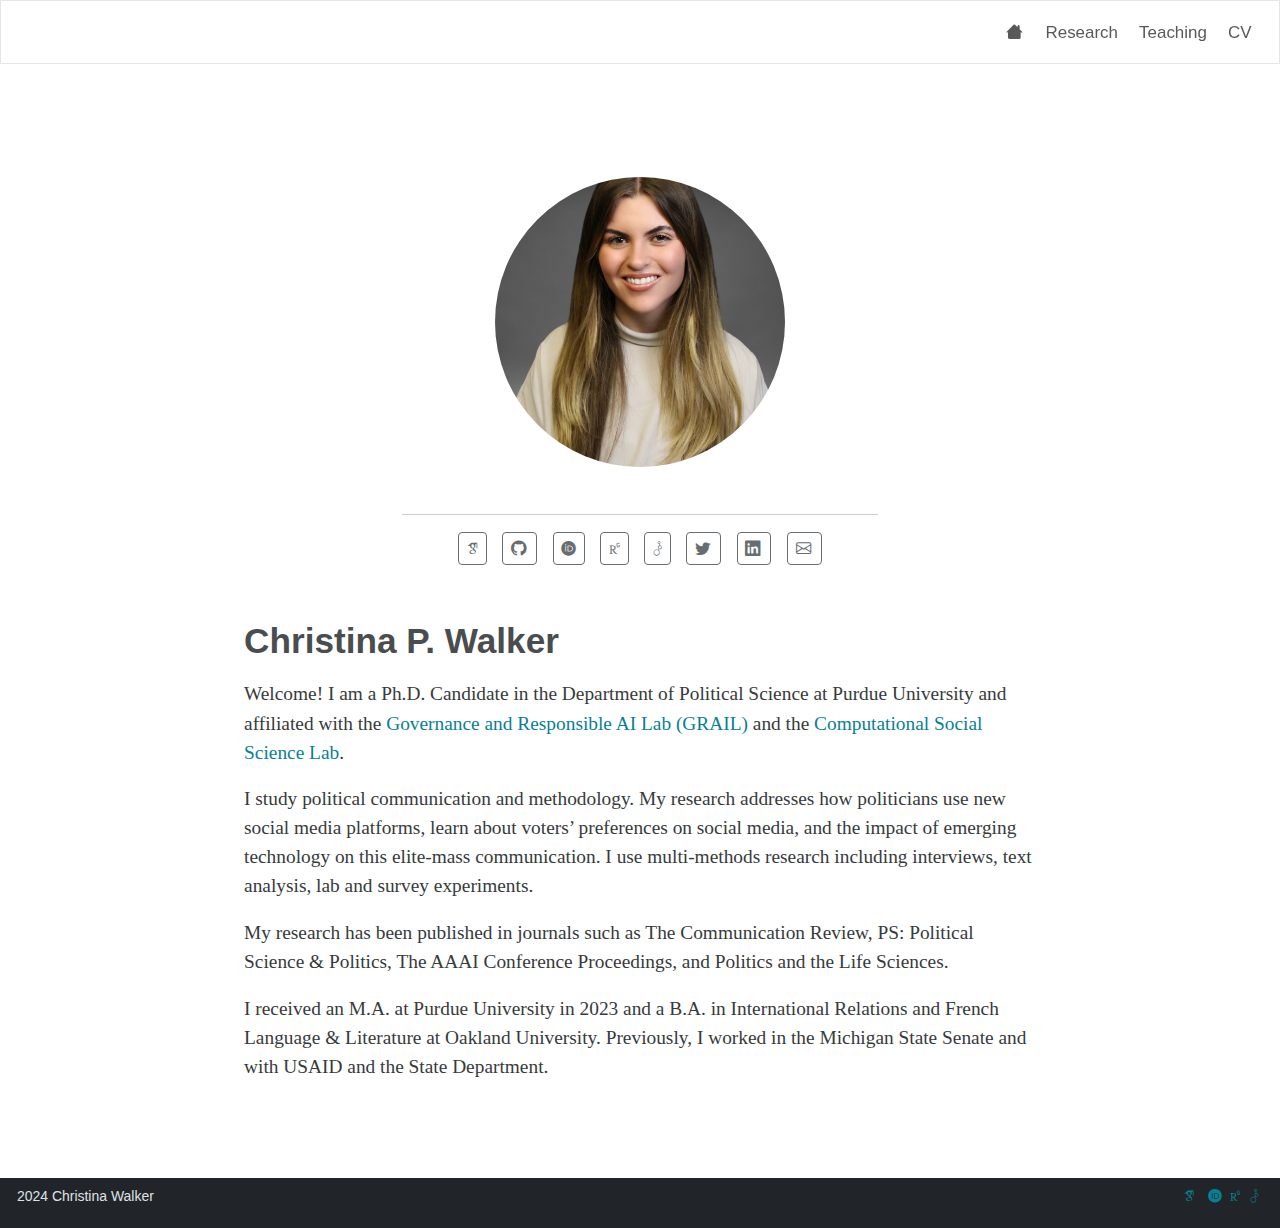
<file: docs/christinapwalker.github.io/walker_quarto-website-template-main/index.html>
<!DOCTYPE html>
<html xmlns="http://www.w3.org/1999/xhtml" lang="en" xml:lang="en"><head>

<meta charset="utf-8">
<meta name="generator" content="quarto-1.3.450">

<meta name="viewport" content="width=device-width, initial-scale=1.0, user-scalable=yes">


<title>Christina Walker – index</title>
<style>
code{white-space: pre-wrap;}
span.smallcaps{font-variant: small-caps;}
div.columns{display: flex; gap: min(4vw, 1.5em);}
div.column{flex: auto; overflow-x: auto;}
div.hanging-indent{margin-left: 1.5em; text-indent: -1.5em;}
ul.task-list{list-style: none;}
ul.task-list li input[type="checkbox"] {
  width: 0.8em;
  margin: 0 0.8em 0.2em -1em; /* quarto-specific, see https://github.com/quarto-dev/quarto-cli/issues/4556 */ 
  vertical-align: middle;
}
</style>


<script src="../../site_libs/quarto-nav/quarto-nav.js"></script>
<script src="../../site_libs/quarto-nav/headroom.min.js"></script>
<link href="../../img/purdue_icon.png" rel="icon" type="image/png">
<script src="../../site_libs/clipboard/clipboard.min.js"></script>
<script src="../../site_libs/quarto-html/quarto.js"></script>
<script src="../../site_libs/quarto-html/popper.min.js"></script>
<script src="../../site_libs/quarto-html/tippy.umd.min.js"></script>
<link href="../../site_libs/quarto-html/tippy.css" rel="stylesheet">
<link href="../../site_libs/quarto-html/quarto-syntax-highlighting.css" rel="stylesheet" id="quarto-text-highlighting-styles">
<script src="../../site_libs/bootstrap/bootstrap.min.js"></script>
<link href="../../site_libs/bootstrap/bootstrap-icons.css" rel="stylesheet">
<link href="../../site_libs/bootstrap/bootstrap.min.css" rel="stylesheet" id="quarto-bootstrap" data-mode="light">
<link href="../../site_libs/quarto-contrib/academicons-1.9.2/all.css" rel="stylesheet">
<link href="../../site_libs/quarto-contrib/academicons-1.9.2/size.css" rel="stylesheet">
<script id="quarto-search-options" type="application/json">{
  "language": {
    "search-no-results-text": "No results",
    "search-matching-documents-text": "matching documents",
    "search-copy-link-title": "Copy link to search",
    "search-hide-matches-text": "Hide additional matches",
    "search-more-match-text": "more match in this document",
    "search-more-matches-text": "more matches in this document",
    "search-clear-button-title": "Clear",
    "search-detached-cancel-button-title": "Cancel",
    "search-submit-button-title": "Submit",
    "search-label": "Search"
  }
}</script>


</head>

<body class="nav-fixed fullcontent">

<div id="quarto-search-results"></div>
  <header id="quarto-header" class="headroom fixed-top">
    <nav class="navbar navbar-expand-lg navbar-dark ">
      <div class="navbar-container container-fluid">
          <button class="navbar-toggler" type="button" data-bs-toggle="collapse" data-bs-target="#navbarCollapse" aria-controls="navbarCollapse" aria-expanded="false" aria-label="Toggle navigation" onclick="if (window.quartoToggleHeadroom) { window.quartoToggleHeadroom(); }">
  <span class="navbar-toggler-icon"></span>
</button>
          <div class="collapse navbar-collapse" id="navbarCollapse">
            <ul class="navbar-nav navbar-nav-scroll ms-auto">
  <li class="nav-item">
    <a class="nav-link" href="../../index.html" rel="" target=""><i class="bi bi-house" role="img">
</i> 
 <span class="menu-text"> </span></a>
  </li>  
  <li class="nav-item">
    <a class="nav-link" href="../../research/index.html" rel="" target="">
 <span class="menu-text">Research</span></a>
  </li>  
  <li class="nav-item">
    <a class="nav-link" href="../../teaching/index.html" rel="" target="">
 <span class="menu-text">Teaching</span></a>
  </li>  
  <li class="nav-item">
    <a class="nav-link" href="../../cv/index.html" rel="" target="">
 <span class="menu-text">CV</span></a>
  </li>  
</ul>
            <div class="quarto-navbar-tools">
</div>
          </div> <!-- /navcollapse -->
      </div> <!-- /container-fluid -->
    </nav>
</header>
<!-- content -->
<div id="quarto-content" class="quarto-container page-columns page-rows-contents page-layout-article page-navbar">
<!-- sidebar -->
<!-- margin-sidebar -->
    
<!-- main -->
<main class="content" id="quarto-document-content">



<div class="quarto-about-jolla">
  <img src="img/2022_headshot.jpg" class="about-image
  round " style="height: 15em; width: 15em;">
 <div id="about-block">
</div> 
  <hr class="about-sep">
   <div class="about-links">
  <a href="https://scholar.google.com/citations?user=kDylzn0AAAAJ&amp;hl=en" class="about-link" rel="" target="">
     <span class="about-link-text"><i class="ai  ai-google-scholar"></i></span>
  </a>
  <a href="https://github.com/christinapwalker" class="about-link" rel="" target="">
    <i class="bi bi-github"></i>
     <span class="about-link-text"></span>
  </a>
  <a href="https://orcid.org/0000-0001-6591-2244" class="about-link" rel="" target="">
     <span class="about-link-text"><i class="ai  ai-orcid"></i></span>
  </a>
  <a href="https://www.researchgate.net/profile/Christina-Walker-5" class="about-link" rel="" target="">
     <span class="about-link-text"><i class="ai  ai-researchgate"></i></span>
  </a>
  <a href="https://www.researchgate.net/profile/Christina-Walker-5" class="about-link" rel="" target="">
     <span class="about-link-text"><i class="ai  ai-dataverse"></i></span>
  </a>
  <a href="https://x.com/Christinapearlw" class="about-link" rel="" target="">
    <i class="bi bi-twitter"></i>
     <span class="about-link-text"></span>
  </a>
  <a href="https://www.linkedin.com/in/christinapwalker/" class="about-link" rel="" target="">
    <i class="bi bi-linkedin"></i>
     <span class="about-link-text"></span>
  </a>
  <a href="mailto:walke667@purdue.edu" class="about-link" rel="" target="">
    <i class="bi bi-envelope"></i>
     <span class="about-link-text"></span>
  </a>
</div>
</div>

<section id="christina-p.-walker" class="level1">
<h1>Christina P. Walker</h1>
<p>Welcome! I am a Ph.D.&nbsp;Candidate in the Department of Political Science at Purdue University and affiliated with the <a href="https://www.cla.purdue.edu/academic/polsci/research/labs/grail/index.html">Governance and Responsible AI Lab (GRAIL)</a> and the <a href="https://www.cla.purdue.edu/academic/polsci/research/labs/computational-social-science-lab/index.html">Computational Social Science Lab</a>.</p>
<p>I study political communication and methodology. My research addresses how politicians use new social media platforms, learn about voters’ preferences on social media, and the impact of emerging technology on this elite-mass communication. I use multi-methods research including interviews, text analysis, lab and survey experiments.</p>
<p>My research has been published in journals such as The Communication Review, PS: Political Science &amp; Politics, The AAAI Conference Proceedings, and Politics and the Life Sciences.</p>
<p>I received an M.A.&nbsp;at Purdue University in 2023 and a B.A. in International Relations and French Language &amp; Literature at Oakland University. Previously, I worked in the Michigan State Senate and with USAID and the State Department.</p>



</section>

</main> <!-- /main -->
<script id="quarto-html-after-body" type="application/javascript">
window.document.addEventListener("DOMContentLoaded", function (event) {
  const toggleBodyColorMode = (bsSheetEl) => {
    const mode = bsSheetEl.getAttribute("data-mode");
    const bodyEl = window.document.querySelector("body");
    if (mode === "dark") {
      bodyEl.classList.add("quarto-dark");
      bodyEl.classList.remove("quarto-light");
    } else {
      bodyEl.classList.add("quarto-light");
      bodyEl.classList.remove("quarto-dark");
    }
  }
  const toggleBodyColorPrimary = () => {
    const bsSheetEl = window.document.querySelector("link#quarto-bootstrap");
    if (bsSheetEl) {
      toggleBodyColorMode(bsSheetEl);
    }
  }
  toggleBodyColorPrimary();  
  const isCodeAnnotation = (el) => {
    for (const clz of el.classList) {
      if (clz.startsWith('code-annotation-')) {                     
        return true;
      }
    }
    return false;
  }
  const clipboard = new window.ClipboardJS('.code-copy-button', {
    text: function(trigger) {
      const codeEl = trigger.previousElementSibling.cloneNode(true);
      for (const childEl of codeEl.children) {
        if (isCodeAnnotation(childEl)) {
          childEl.remove();
        }
      }
      return codeEl.innerText;
    }
  });
  clipboard.on('success', function(e) {
    // button target
    const button = e.trigger;
    // don't keep focus
    button.blur();
    // flash "checked"
    button.classList.add('code-copy-button-checked');
    var currentTitle = button.getAttribute("title");
    button.setAttribute("title", "Copied!");
    let tooltip;
    if (window.bootstrap) {
      button.setAttribute("data-bs-toggle", "tooltip");
      button.setAttribute("data-bs-placement", "left");
      button.setAttribute("data-bs-title", "Copied!");
      tooltip = new bootstrap.Tooltip(button, 
        { trigger: "manual", 
          customClass: "code-copy-button-tooltip",
          offset: [0, -8]});
      tooltip.show();    
    }
    setTimeout(function() {
      if (tooltip) {
        tooltip.hide();
        button.removeAttribute("data-bs-title");
        button.removeAttribute("data-bs-toggle");
        button.removeAttribute("data-bs-placement");
      }
      button.setAttribute("title", currentTitle);
      button.classList.remove('code-copy-button-checked');
    }, 1000);
    // clear code selection
    e.clearSelection();
  });
  function tippyHover(el, contentFn) {
    const config = {
      allowHTML: true,
      content: contentFn,
      maxWidth: 500,
      delay: 100,
      arrow: false,
      appendTo: function(el) {
          return el.parentElement;
      },
      interactive: true,
      interactiveBorder: 10,
      theme: 'quarto',
      placement: 'bottom-start'
    };
    window.tippy(el, config); 
  }
  const noterefs = window.document.querySelectorAll('a[role="doc-noteref"]');
  for (var i=0; i<noterefs.length; i++) {
    const ref = noterefs[i];
    tippyHover(ref, function() {
      // use id or data attribute instead here
      let href = ref.getAttribute('data-footnote-href') || ref.getAttribute('href');
      try { href = new URL(href).hash; } catch {}
      const id = href.replace(/^#\/?/, "");
      const note = window.document.getElementById(id);
      return note.innerHTML;
    });
  }
      let selectedAnnoteEl;
      const selectorForAnnotation = ( cell, annotation) => {
        let cellAttr = 'data-code-cell="' + cell + '"';
        let lineAttr = 'data-code-annotation="' +  annotation + '"';
        const selector = 'span[' + cellAttr + '][' + lineAttr + ']';
        return selector;
      }
      const selectCodeLines = (annoteEl) => {
        const doc = window.document;
        const targetCell = annoteEl.getAttribute("data-target-cell");
        const targetAnnotation = annoteEl.getAttribute("data-target-annotation");
        const annoteSpan = window.document.querySelector(selectorForAnnotation(targetCell, targetAnnotation));
        const lines = annoteSpan.getAttribute("data-code-lines").split(",");
        const lineIds = lines.map((line) => {
          return targetCell + "-" + line;
        })
        let top = null;
        let height = null;
        let parent = null;
        if (lineIds.length > 0) {
            //compute the position of the single el (top and bottom and make a div)
            const el = window.document.getElementById(lineIds[0]);
            top = el.offsetTop;
            height = el.offsetHeight;
            parent = el.parentElement.parentElement;
          if (lineIds.length > 1) {
            const lastEl = window.document.getElementById(lineIds[lineIds.length - 1]);
            const bottom = lastEl.offsetTop + lastEl.offsetHeight;
            height = bottom - top;
          }
          if (top !== null && height !== null && parent !== null) {
            // cook up a div (if necessary) and position it 
            let div = window.document.getElementById("code-annotation-line-highlight");
            if (div === null) {
              div = window.document.createElement("div");
              div.setAttribute("id", "code-annotation-line-highlight");
              div.style.position = 'absolute';
              parent.appendChild(div);
            }
            div.style.top = top - 2 + "px";
            div.style.height = height + 4 + "px";
            let gutterDiv = window.document.getElementById("code-annotation-line-highlight-gutter");
            if (gutterDiv === null) {
              gutterDiv = window.document.createElement("div");
              gutterDiv.setAttribute("id", "code-annotation-line-highlight-gutter");
              gutterDiv.style.position = 'absolute';
              const codeCell = window.document.getElementById(targetCell);
              const gutter = codeCell.querySelector('.code-annotation-gutter');
              gutter.appendChild(gutterDiv);
            }
            gutterDiv.style.top = top - 2 + "px";
            gutterDiv.style.height = height + 4 + "px";
          }
          selectedAnnoteEl = annoteEl;
        }
      };
      const unselectCodeLines = () => {
        const elementsIds = ["code-annotation-line-highlight", "code-annotation-line-highlight-gutter"];
        elementsIds.forEach((elId) => {
          const div = window.document.getElementById(elId);
          if (div) {
            div.remove();
          }
        });
        selectedAnnoteEl = undefined;
      };
      // Attach click handler to the DT
      const annoteDls = window.document.querySelectorAll('dt[data-target-cell]');
      for (const annoteDlNode of annoteDls) {
        annoteDlNode.addEventListener('click', (event) => {
          const clickedEl = event.target;
          if (clickedEl !== selectedAnnoteEl) {
            unselectCodeLines();
            const activeEl = window.document.querySelector('dt[data-target-cell].code-annotation-active');
            if (activeEl) {
              activeEl.classList.remove('code-annotation-active');
            }
            selectCodeLines(clickedEl);
            clickedEl.classList.add('code-annotation-active');
          } else {
            // Unselect the line
            unselectCodeLines();
            clickedEl.classList.remove('code-annotation-active');
          }
        });
      }
  const findCites = (el) => {
    const parentEl = el.parentElement;
    if (parentEl) {
      const cites = parentEl.dataset.cites;
      if (cites) {
        return {
          el,
          cites: cites.split(' ')
        };
      } else {
        return findCites(el.parentElement)
      }
    } else {
      return undefined;
    }
  };
  var bibliorefs = window.document.querySelectorAll('a[role="doc-biblioref"]');
  for (var i=0; i<bibliorefs.length; i++) {
    const ref = bibliorefs[i];
    const citeInfo = findCites(ref);
    if (citeInfo) {
      tippyHover(citeInfo.el, function() {
        var popup = window.document.createElement('div');
        citeInfo.cites.forEach(function(cite) {
          var citeDiv = window.document.createElement('div');
          citeDiv.classList.add('hanging-indent');
          citeDiv.classList.add('csl-entry');
          var biblioDiv = window.document.getElementById('ref-' + cite);
          if (biblioDiv) {
            citeDiv.innerHTML = biblioDiv.innerHTML;
          }
          popup.appendChild(citeDiv);
        });
        return popup.innerHTML;
      });
    }
  }
});
</script>
</div> <!-- /content -->
<footer class="footer">
  <div class="nav-footer">
    <div class="nav-footer-left"><span class="faux-block"> 2024 Christina Walker</span></div>   
    <div class="nav-footer-center">
      &nbsp;
    </div>
    <div class="nav-footer-right"><a class="link-dark me-1" href="https://scholar.google.com/citations?user=kDylzn0AAAAJ&amp;hl=en" title="Google Scholar" target="_blank" rel="noopener"><i class="ai  ai-google-scholar"></i></a> <a class="link-dark me-1" href="https://github.com/christinapwalker" title="github" target="_blank" rel="noopener"></a> <a class="link-dark me-1" href="https://orcid.org/0000-0001-6591-2244" title="orcid" target="_blank" rel="noopener"><i class="ai  ai-orcid"></i></a> <a class="link-dark me-1" href="https://www.researchgate.net/profile/Christina-Walker-5" title="researchgate" target="_blank" rel="noopener"><i class="ai  ai-researchgate"></i></a> <a class="link-dark me-1" href="https://www.researchgate.net/profile/Christina-Walker-5" title="dataverse" target="_blank" rel="noopener"><i class="ai  ai-dataverse"></i></a></div>
  </div>
</footer>



</body></html>
</file>
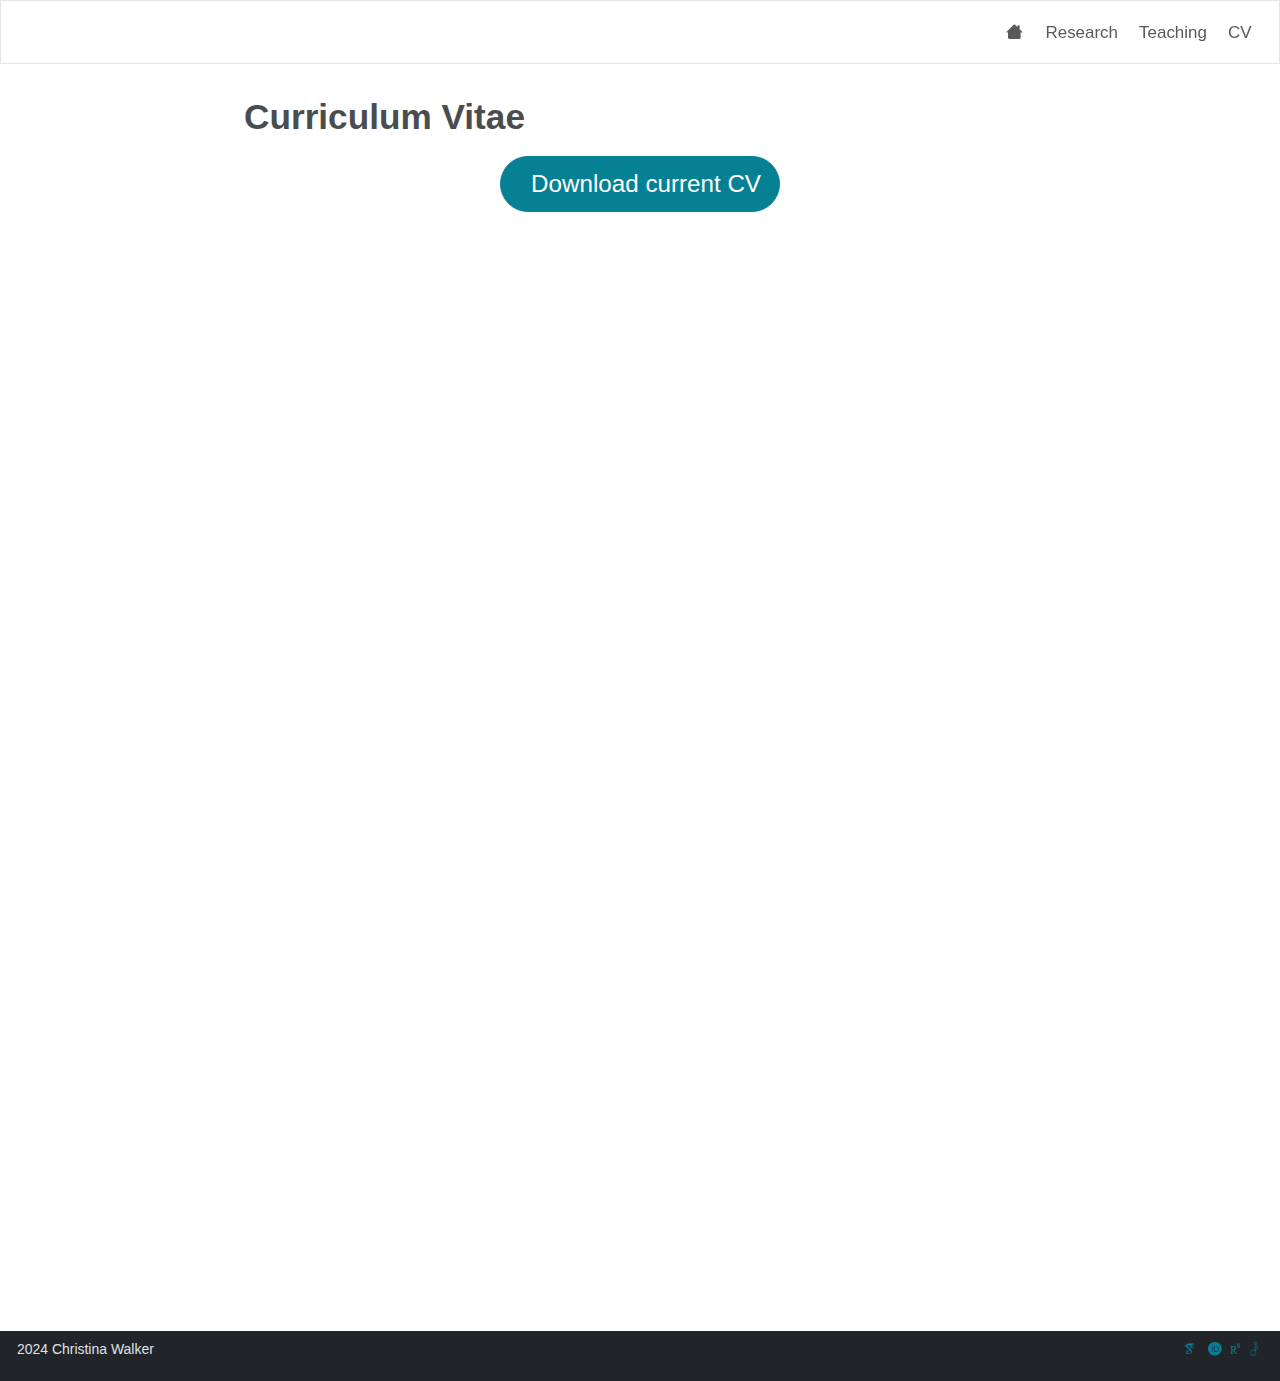
<file: docs/christinapwalker.github.io/walker_quarto-website-template-main/cv/index.html>
<!DOCTYPE html>
<html xmlns="http://www.w3.org/1999/xhtml" lang="en" xml:lang="en"><head>
<meta http-equiv="Content-Type" content="text/html; charset=UTF-8">
<meta charset="utf-8">
<meta name="generator" content="quarto-1.3.450">
<meta name="viewport" content="width=device-width, initial-scale=1.0, user-scalable=yes">
<title>Christina Walker - Curriculum Vitae</title>
<style>
code{white-space: pre-wrap;}
span.smallcaps{font-variant: small-caps;}
div.columns{display: flex; gap: min(4vw, 1.5em);}
div.column{flex: auto; overflow-x: auto;}
div.hanging-indent{margin-left: 1.5em; text-indent: -1.5em;}
ul.task-list{list-style: none;}
ul.task-list li input[type="checkbox"] {
  width: 0.8em;
  margin: 0 0.8em 0.2em -1em; /* quarto-specific, see https://github.com/quarto-dev/quarto-cli/issues/4556 */ 
  vertical-align: middle;
}
</style>

<script src="../../../site_libs/quarto-nav/quarto-nav.js"></script>
<script src="../../../site_libs/quarto-nav/headroom.min.js"></script>
<link href="../../../img/purdue_icon.png" rel="icon" type="image/png">
<script src="../../../site_libs/clipboard/clipboard.min.js"></script>
<script src="../../../site_libs/quarto-html/quarto.js"></script>
<script src="../../../site_libs/quarto-html/popper.min.js"></script>
<script src="../../../site_libs/quarto-html/tippy.umd.min.js"></script>
<script src="../../../site_libs/quarto-html/anchor.min.js"></script>
<link href="../../../site_libs/quarto-html/tippy.css" rel="stylesheet">
<link href="../../../site_libs/quarto-html/quarto-syntax-highlighting.css" rel="stylesheet" id="quarto-text-highlighting-styles">
<script src="../../../site_libs/bootstrap/bootstrap.min.js"></script>
<link href="../../../site_libs/bootstrap/bootstrap-icons.css" rel="stylesheet">
<link href="../../../site_libs/bootstrap/bootstrap.min.css" rel="stylesheet" id="quarto-bootstrap" data-mode="light">
<link href="../../../site_libs/quarto-contrib/academicons-1.9.2/all.css" rel="stylesheet">
<link href="../../../site_libs/quarto-contrib/academicons-1.9.2/size.css" rel="stylesheet"><script id="quarto-search-options" type="application/json">{
  "language": {
    "search-no-results-text": "No results",
    "search-matching-documents-text": "matching documents",
    "search-copy-link-title": "Copy link to search",
    "search-hide-matches-text": "Hide additional matches",
    "search-more-match-text": "more match in this document",
    "search-more-matches-text": "more matches in this document",
    "search-clear-button-title": "Clear",
    "search-detached-cancel-button-title": "Cancel",
    "search-submit-button-title": "Submit",
    "search-label": "Search"
  }
}</script>
</head>
<body class="nav-fixed fullcontent">

<div id="quarto-search-results"></div>
  <header id="quarto-header" class="headroom fixed-top"><nav class="navbar navbar-expand-lg navbar-dark "><div class="navbar-container container-fluid">
          <button class="navbar-toggler" type="button" data-bs-toggle="collapse" data-bs-target="#navbarCollapse" aria-controls="navbarCollapse" aria-expanded="false" aria-label="Toggle navigation" onclick="if (window.quartoToggleHeadroom) { window.quartoToggleHeadroom(); }">
  <span class="navbar-toggler-icon"></span>
</button>
          <div class="collapse navbar-collapse" id="navbarCollapse">
            <ul class="navbar-nav navbar-nav-scroll ms-auto">
<li class="nav-item">
    <a class="nav-link" href="../../../index.html" rel="" target=""><i class="bi bi-house" role="img">
</i> 
 <span class="menu-text"> </span></a>
  </li>  
  <li class="nav-item">
    <a class="nav-link" href="../../../research/index.html" rel="" target="">
 <span class="menu-text">Research</span></a>
  </li>  
  <li class="nav-item">
    <a class="nav-link" href="../../../teaching/index.html" rel="" target="">
 <span class="menu-text">Teaching</span></a>
  </li>  
  <li class="nav-item">
    <a class="nav-link" href="../../../cv/index.html" rel="" target="">
 <span class="menu-text">CV</span></a>
  </li>  
</ul>
<div class="quarto-navbar-tools">
</div>
          </div> <!-- /navcollapse -->
      </div> <!-- /container-fluid -->
    </nav></header><!-- content --><div id="quarto-content" class="quarto-container page-columns page-rows-contents page-layout-article page-navbar">
<!-- sidebar -->
<!-- margin-sidebar -->
    
<!-- main -->
<main class="content" id="quarto-document-content"><header id="title-block-header" class="quarto-title-block default"><div class="quarto-title">
<h1 class="title">Curriculum Vitae</h1>
</div>



<div class="quarto-title-meta">

    
  
    
  </div>
  

</header><div class="cell">
<style type="text/css">
.embed-container {
    position: relative;
    padding-bottom: 129%;
    height: 0;
    max-width: 100%;
}
.embed-container iframe,
.embed-container object,
.embed-container embed {
    position: absolute;
    top: 0;
    left: 0;
    width: 100%;
    height: 100%;
}
</style>
</div>
<meta name="viewport" content="width=device-width, initial-scale=1.0, maximum-scale=1.0, user-scalable=0">
<p class="text-center">
  <a class="btn btn-primary btn-lg cv-download" href="cv.pdf" target="_blank">
    <i class="fa-solid fa-file-arrow-down"></i> Download current CV
  </a>
</p>
<div class="embed-container">
  <object data="cv.pdf" type="application/pdf" width="100%" height="600px">
    <iframe src="cv.pdf#toolbar=0" style="border: 0.5px;width: 100%; height: 100%;"></iframe>
  </object>
</div>




</main><!-- /main --><script id="quarto-html-after-body" type="application/javascript">
window.document.addEventListener("DOMContentLoaded", function (event) {
  const toggleBodyColorMode = (bsSheetEl) => {
    const mode = bsSheetEl.getAttribute("data-mode");
    const bodyEl = window.document.querySelector("body");
    if (mode === "dark") {
      bodyEl.classList.add("quarto-dark");
      bodyEl.classList.remove("quarto-light");
    } else {
      bodyEl.classList.add("quarto-light");
      bodyEl.classList.remove("quarto-dark");
    }
  }
  const toggleBodyColorPrimary = () => {
    const bsSheetEl = window.document.querySelector("link#quarto-bootstrap");
    if (bsSheetEl) {
      toggleBodyColorMode(bsSheetEl);
    }
  }
  toggleBodyColorPrimary();  
  const icon = "";
  const anchorJS = new window.AnchorJS();
  anchorJS.options = {
    placement: 'right',
    icon: icon
  };
  anchorJS.add('.anchored');
  const isCodeAnnotation = (el) => {
    for (const clz of el.classList) {
      if (clz.startsWith('code-annotation-')) {                     
        return true;
      }
    }
    return false;
  }
  const clipboard = new window.ClipboardJS('.code-copy-button', {
    text: function(trigger) {
      const codeEl = trigger.previousElementSibling.cloneNode(true);
      for (const childEl of codeEl.children) {
        if (isCodeAnnotation(childEl)) {
          childEl.remove();
        }
      }
      return codeEl.innerText;
    }
  });
  clipboard.on('success', function(e) {
    // button target
    const button = e.trigger;
    // don't keep focus
    button.blur();
    // flash "checked"
    button.classList.add('code-copy-button-checked');
    var currentTitle = button.getAttribute("title");
    button.setAttribute("title", "Copied!");
    let tooltip;
    if (window.bootstrap) {
      button.setAttribute("data-bs-toggle", "tooltip");
      button.setAttribute("data-bs-placement", "left");
      button.setAttribute("data-bs-title", "Copied!");
      tooltip = new bootstrap.Tooltip(button, 
        { trigger: "manual", 
          customClass: "code-copy-button-tooltip",
          offset: [0, -8]});
      tooltip.show();    
    }
    setTimeout(function() {
      if (tooltip) {
        tooltip.hide();
        button.removeAttribute("data-bs-title");
        button.removeAttribute("data-bs-toggle");
        button.removeAttribute("data-bs-placement");
      }
      button.setAttribute("title", currentTitle);
      button.classList.remove('code-copy-button-checked');
    }, 1000);
    // clear code selection
    e.clearSelection();
  });
  function tippyHover(el, contentFn) {
    const config = {
      allowHTML: true,
      content: contentFn,
      maxWidth: 500,
      delay: 100,
      arrow: false,
      appendTo: function(el) {
          return el.parentElement;
      },
      interactive: true,
      interactiveBorder: 10,
      theme: 'quarto',
      placement: 'bottom-start'
    };
    window.tippy(el, config); 
  }
  const noterefs = window.document.querySelectorAll('a[role="doc-noteref"]');
  for (var i=0; i<noterefs.length; i++) {
    const ref = noterefs[i];
    tippyHover(ref, function() {
      // use id or data attribute instead here
      let href = ref.getAttribute('data-footnote-href') || ref.getAttribute('href');
      try { href = new URL(href).hash; } catch {}
      const id = href.replace(/^#\/?/, "");
      const note = window.document.getElementById(id);
      return note.innerHTML;
    });
  }
      let selectedAnnoteEl;
      const selectorForAnnotation = ( cell, annotation) => {
        let cellAttr = 'data-code-cell="' + cell + '"';
        let lineAttr = 'data-code-annotation="' +  annotation + '"';
        const selector = 'span[' + cellAttr + '][' + lineAttr + ']';
        return selector;
      }
      const selectCodeLines = (annoteEl) => {
        const doc = window.document;
        const targetCell = annoteEl.getAttribute("data-target-cell");
        const targetAnnotation = annoteEl.getAttribute("data-target-annotation");
        const annoteSpan = window.document.querySelector(selectorForAnnotation(targetCell, targetAnnotation));
        const lines = annoteSpan.getAttribute("data-code-lines").split(",");
        const lineIds = lines.map((line) => {
          return targetCell + "-" + line;
        })
        let top = null;
        let height = null;
        let parent = null;
        if (lineIds.length > 0) {
            //compute the position of the single el (top and bottom and make a div)
            const el = window.document.getElementById(lineIds[0]);
            top = el.offsetTop;
            height = el.offsetHeight;
            parent = el.parentElement.parentElement;
          if (lineIds.length > 1) {
            const lastEl = window.document.getElementById(lineIds[lineIds.length - 1]);
            const bottom = lastEl.offsetTop + lastEl.offsetHeight;
            height = bottom - top;
          }
          if (top !== null && height !== null && parent !== null) {
            // cook up a div (if necessary) and position it 
            let div = window.document.getElementById("code-annotation-line-highlight");
            if (div === null) {
              div = window.document.createElement("div");
              div.setAttribute("id", "code-annotation-line-highlight");
              div.style.position = 'absolute';
              parent.appendChild(div);
            }
            div.style.top = top - 2 + "px";
            div.style.height = height + 4 + "px";
            let gutterDiv = window.document.getElementById("code-annotation-line-highlight-gutter");
            if (gutterDiv === null) {
              gutterDiv = window.document.createElement("div");
              gutterDiv.setAttribute("id", "code-annotation-line-highlight-gutter");
              gutterDiv.style.position = 'absolute';
              const codeCell = window.document.getElementById(targetCell);
              const gutter = codeCell.querySelector('.code-annotation-gutter');
              gutter.appendChild(gutterDiv);
            }
            gutterDiv.style.top = top - 2 + "px";
            gutterDiv.style.height = height + 4 + "px";
          }
          selectedAnnoteEl = annoteEl;
        }
      };
      const unselectCodeLines = () => {
        const elementsIds = ["code-annotation-line-highlight", "code-annotation-line-highlight-gutter"];
        elementsIds.forEach((elId) => {
          const div = window.document.getElementById(elId);
          if (div) {
            div.remove();
          }
        });
        selectedAnnoteEl = undefined;
      };
      // Attach click handler to the DT
      const annoteDls = window.document.querySelectorAll('dt[data-target-cell]');
      for (const annoteDlNode of annoteDls) {
        annoteDlNode.addEventListener('click', (event) => {
          const clickedEl = event.target;
          if (clickedEl !== selectedAnnoteEl) {
            unselectCodeLines();
            const activeEl = window.document.querySelector('dt[data-target-cell].code-annotation-active');
            if (activeEl) {
              activeEl.classList.remove('code-annotation-active');
            }
            selectCodeLines(clickedEl);
            clickedEl.classList.add('code-annotation-active');
          } else {
            // Unselect the line
            unselectCodeLines();
            clickedEl.classList.remove('code-annotation-active');
          }
        });
      }
  const findCites = (el) => {
    const parentEl = el.parentElement;
    if (parentEl) {
      const cites = parentEl.dataset.cites;
      if (cites) {
        return {
          el,
          cites: cites.split(' ')
        };
      } else {
        return findCites(el.parentElement)
      }
    } else {
      return undefined;
    }
  };
  var bibliorefs = window.document.querySelectorAll('a[role="doc-biblioref"]');
  for (var i=0; i<bibliorefs.length; i++) {
    const ref = bibliorefs[i];
    const citeInfo = findCites(ref);
    if (citeInfo) {
      tippyHover(citeInfo.el, function() {
        var popup = window.document.createElement('div');
        citeInfo.cites.forEach(function(cite) {
          var citeDiv = window.document.createElement('div');
          citeDiv.classList.add('hanging-indent');
          citeDiv.classList.add('csl-entry');
          var biblioDiv = window.document.getElementById('ref-' + cite);
          if (biblioDiv) {
            citeDiv.innerHTML = biblioDiv.innerHTML;
          }
          popup.appendChild(citeDiv);
        });
        return popup.innerHTML;
      });
    }
  }
});
</script>
</div> <!-- /content -->
<footer class="footer"><div class="nav-footer">
    <div class="nav-footer-left"><span class="faux-block"> 2024 Christina Walker</span></div>   
    <div class="nav-footer-center">
      &nbsp;
    </div>
    <div class="nav-footer-right"><a class="link-dark me-1" href="https://scholar.google.com/citations?user=kDylzn0AAAAJ&amp;hl=en" title="Google Scholar" target="_blank" rel="noopener"><i class="ai  ai-google-scholar"></i></a> <a class="link-dark me-1" href="https://github.com/christinapwalker" title="github" target="_blank" rel="noopener"></a> <a class="link-dark me-1" href="https://orcid.org/0000-0001-6591-2244" title="orcid" target="_blank" rel="noopener"><i class="ai  ai-orcid"></i></a> <a class="link-dark me-1" href="https://www.researchgate.net/profile/Christina-Walker-5" title="researchgate" target="_blank" rel="noopener"><i class="ai  ai-researchgate"></i></a> <a class="link-dark me-1" href="https://www.researchgate.net/profile/Christina-Walker-5" title="dataverse" target="_blank" rel="noopener"><i class="ai  ai-dataverse"></i></a></div>
  </div>
</footer>


</body></html>
</file>
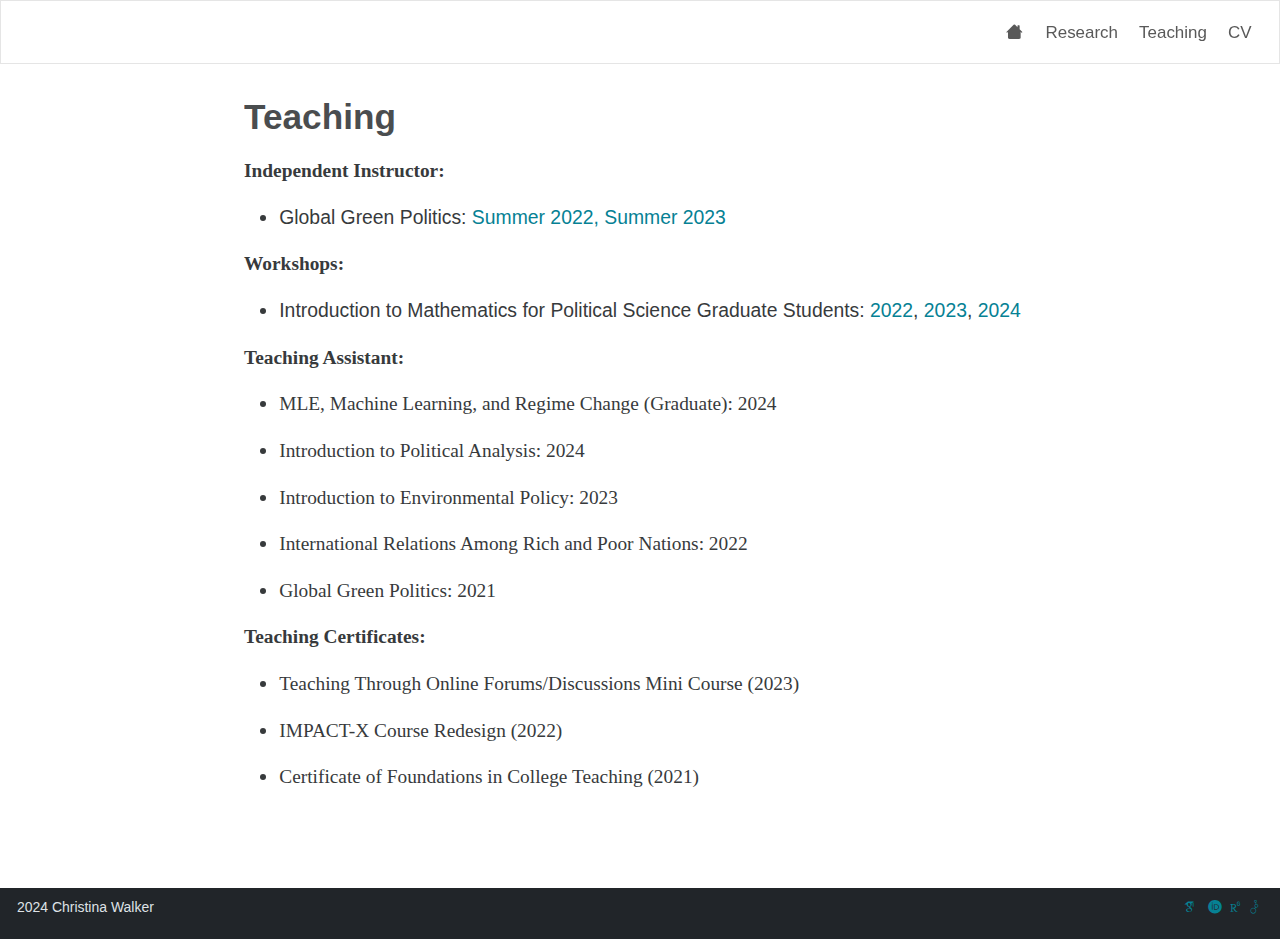
<file: docs/christinapwalker.github.io/walker_quarto-website-template-main/teaching/index.html>
<!DOCTYPE html>
<html xmlns="http://www.w3.org/1999/xhtml" lang="en" xml:lang="en"><head>

<meta charset="utf-8">
<meta name="generator" content="quarto-1.3.450">

<meta name="viewport" content="width=device-width, initial-scale=1.0, user-scalable=yes">


<title>Christina Walker - Teaching</title>
<style>
code{white-space: pre-wrap;}
span.smallcaps{font-variant: small-caps;}
div.columns{display: flex; gap: min(4vw, 1.5em);}
div.column{flex: auto; overflow-x: auto;}
div.hanging-indent{margin-left: 1.5em; text-indent: -1.5em;}
ul.task-list{list-style: none;}
ul.task-list li input[type="checkbox"] {
  width: 0.8em;
  margin: 0 0.8em 0.2em -1em; /* quarto-specific, see https://github.com/quarto-dev/quarto-cli/issues/4556 */ 
  vertical-align: middle;
}
</style>


<script src="../../../site_libs/quarto-nav/quarto-nav.js"></script>
<script src="../../../site_libs/quarto-nav/headroom.min.js"></script>
<link href="../../../img/purdue_icon.png" rel="icon" type="image/png">
<script src="../../../site_libs/clipboard/clipboard.min.js"></script>
<script src="../../../site_libs/quarto-html/quarto.js"></script>
<script src="../../../site_libs/quarto-html/popper.min.js"></script>
<script src="../../../site_libs/quarto-html/tippy.umd.min.js"></script>
<script src="../../../site_libs/quarto-html/anchor.min.js"></script>
<link href="../../../site_libs/quarto-html/tippy.css" rel="stylesheet">
<link href="../../../site_libs/quarto-html/quarto-syntax-highlighting.css" rel="stylesheet" id="quarto-text-highlighting-styles">
<script src="../../../site_libs/bootstrap/bootstrap.min.js"></script>
<link href="../../../site_libs/bootstrap/bootstrap-icons.css" rel="stylesheet">
<link href="../../../site_libs/bootstrap/bootstrap.min.css" rel="stylesheet" id="quarto-bootstrap" data-mode="light">
<link href="../../../site_libs/quarto-contrib/academicons-1.9.2/all.css" rel="stylesheet">
<link href="../../../site_libs/quarto-contrib/academicons-1.9.2/size.css" rel="stylesheet">
<script id="quarto-search-options" type="application/json">{
  "language": {
    "search-no-results-text": "No results",
    "search-matching-documents-text": "matching documents",
    "search-copy-link-title": "Copy link to search",
    "search-hide-matches-text": "Hide additional matches",
    "search-more-match-text": "more match in this document",
    "search-more-matches-text": "more matches in this document",
    "search-clear-button-title": "Clear",
    "search-detached-cancel-button-title": "Cancel",
    "search-submit-button-title": "Submit",
    "search-label": "Search"
  }
}</script>


</head>

<body class="nav-fixed fullcontent">

<div id="quarto-search-results"></div>
  <header id="quarto-header" class="headroom fixed-top">
    <nav class="navbar navbar-expand-lg navbar-dark ">
      <div class="navbar-container container-fluid">
          <button class="navbar-toggler" type="button" data-bs-toggle="collapse" data-bs-target="#navbarCollapse" aria-controls="navbarCollapse" aria-expanded="false" aria-label="Toggle navigation" onclick="if (window.quartoToggleHeadroom) { window.quartoToggleHeadroom(); }">
  <span class="navbar-toggler-icon"></span>
</button>
          <div class="collapse navbar-collapse" id="navbarCollapse">
            <ul class="navbar-nav navbar-nav-scroll ms-auto">
  <li class="nav-item">
    <a class="nav-link" href="../../../index.html" rel="" target=""><i class="bi bi-house" role="img">
</i> 
 <span class="menu-text"> </span></a>
  </li>  
  <li class="nav-item">
    <a class="nav-link" href="../../../research/index.html" rel="" target="">
 <span class="menu-text">Research</span></a>
  </li>  
  <li class="nav-item">
    <a class="nav-link" href="../../../teaching/index.html" rel="" target="">
 <span class="menu-text">Teaching</span></a>
  </li>  
  <li class="nav-item">
    <a class="nav-link" href="../../../cv/index.html" rel="" target="">
 <span class="menu-text">CV</span></a>
  </li>  
</ul>
            <div class="quarto-navbar-tools">
</div>
          </div> <!-- /navcollapse -->
      </div> <!-- /container-fluid -->
    </nav>
</header>
<!-- content -->
<div id="quarto-content" class="quarto-container page-columns page-rows-contents page-layout-article page-navbar">
<!-- sidebar -->
<!-- margin-sidebar -->
    
<!-- main -->
<main class="content" id="quarto-document-content">

<header id="title-block-header" class="quarto-title-block default">
<div class="quarto-title">
<h1 class="title">Teaching</h1>
</div>



<div class="quarto-title-meta">

    
  
    
  </div>
  

</header>

<p><strong>Independent Instructor:</strong></p>
<ul>
<li>Global Green Politics: <a href="Walker_327_Syllabus_S22.pdf" target="_blank">Summer 2022,</a> <a href="Walker_327_Syllabus_S23.pdf" target="_blank">Summer 2023</a></li>
</ul>
<p><strong>Workshops:</strong></p>
<ul>
<li>Introduction to Mathematics for Political Science Graduate Students: <a href="Math_Workshop_22.pdf" target="_blank">2022</a>, <a href="walker_mathworkshop_24.pdf" target="_blank">2023</a>, <a href="walker_mathworkshop_24.pdf" target="_blank">2024</a></li>
</ul>
<p><strong>Teaching Assistant:</strong></p>
<ul>
<li><p>MLE, Machine Learning, and Regime Change (Graduate): 2024</p></li>
<li><p>Introduction to Political Analysis: 2024</p></li>
<li><p>Introduction to Environmental Policy: 2023</p></li>
<li><p>International Relations Among Rich and Poor Nations: 2022</p></li>
<li><p>Global Green Politics: 2021</p></li>
</ul>
<p><strong>Teaching Certificates:</strong></p>
<ul>
<li><p>Teaching Through Online Forums/Discussions Mini Course (2023)</p></li>
<li><p>IMPACT-X Course Redesign (2022)</p></li>
<li><p>Certificate of Foundations in College Teaching (2021)</p></li>
</ul>



</main> <!-- /main -->
<script id="quarto-html-after-body" type="application/javascript">
window.document.addEventListener("DOMContentLoaded", function (event) {
  const toggleBodyColorMode = (bsSheetEl) => {
    const mode = bsSheetEl.getAttribute("data-mode");
    const bodyEl = window.document.querySelector("body");
    if (mode === "dark") {
      bodyEl.classList.add("quarto-dark");
      bodyEl.classList.remove("quarto-light");
    } else {
      bodyEl.classList.add("quarto-light");
      bodyEl.classList.remove("quarto-dark");
    }
  }
  const toggleBodyColorPrimary = () => {
    const bsSheetEl = window.document.querySelector("link#quarto-bootstrap");
    if (bsSheetEl) {
      toggleBodyColorMode(bsSheetEl);
    }
  }
  toggleBodyColorPrimary();  
  const icon = "";
  const anchorJS = new window.AnchorJS();
  anchorJS.options = {
    placement: 'right',
    icon: icon
  };
  anchorJS.add('.anchored');
  const isCodeAnnotation = (el) => {
    for (const clz of el.classList) {
      if (clz.startsWith('code-annotation-')) {                     
        return true;
      }
    }
    return false;
  }
  const clipboard = new window.ClipboardJS('.code-copy-button', {
    text: function(trigger) {
      const codeEl = trigger.previousElementSibling.cloneNode(true);
      for (const childEl of codeEl.children) {
        if (isCodeAnnotation(childEl)) {
          childEl.remove();
        }
      }
      return codeEl.innerText;
    }
  });
  clipboard.on('success', function(e) {
    // button target
    const button = e.trigger;
    // don't keep focus
    button.blur();
    // flash "checked"
    button.classList.add('code-copy-button-checked');
    var currentTitle = button.getAttribute("title");
    button.setAttribute("title", "Copied!");
    let tooltip;
    if (window.bootstrap) {
      button.setAttribute("data-bs-toggle", "tooltip");
      button.setAttribute("data-bs-placement", "left");
      button.setAttribute("data-bs-title", "Copied!");
      tooltip = new bootstrap.Tooltip(button, 
        { trigger: "manual", 
          customClass: "code-copy-button-tooltip",
          offset: [0, -8]});
      tooltip.show();    
    }
    setTimeout(function() {
      if (tooltip) {
        tooltip.hide();
        button.removeAttribute("data-bs-title");
        button.removeAttribute("data-bs-toggle");
        button.removeAttribute("data-bs-placement");
      }
      button.setAttribute("title", currentTitle);
      button.classList.remove('code-copy-button-checked');
    }, 1000);
    // clear code selection
    e.clearSelection();
  });
  function tippyHover(el, contentFn) {
    const config = {
      allowHTML: true,
      content: contentFn,
      maxWidth: 500,
      delay: 100,
      arrow: false,
      appendTo: function(el) {
          return el.parentElement;
      },
      interactive: true,
      interactiveBorder: 10,
      theme: 'quarto',
      placement: 'bottom-start'
    };
    window.tippy(el, config); 
  }
  const noterefs = window.document.querySelectorAll('a[role="doc-noteref"]');
  for (var i=0; i<noterefs.length; i++) {
    const ref = noterefs[i];
    tippyHover(ref, function() {
      // use id or data attribute instead here
      let href = ref.getAttribute('data-footnote-href') || ref.getAttribute('href');
      try { href = new URL(href).hash; } catch {}
      const id = href.replace(/^#\/?/, "");
      const note = window.document.getElementById(id);
      return note.innerHTML;
    });
  }
      let selectedAnnoteEl;
      const selectorForAnnotation = ( cell, annotation) => {
        let cellAttr = 'data-code-cell="' + cell + '"';
        let lineAttr = 'data-code-annotation="' +  annotation + '"';
        const selector = 'span[' + cellAttr + '][' + lineAttr + ']';
        return selector;
      }
      const selectCodeLines = (annoteEl) => {
        const doc = window.document;
        const targetCell = annoteEl.getAttribute("data-target-cell");
        const targetAnnotation = annoteEl.getAttribute("data-target-annotation");
        const annoteSpan = window.document.querySelector(selectorForAnnotation(targetCell, targetAnnotation));
        const lines = annoteSpan.getAttribute("data-code-lines").split(",");
        const lineIds = lines.map((line) => {
          return targetCell + "-" + line;
        })
        let top = null;
        let height = null;
        let parent = null;
        if (lineIds.length > 0) {
            //compute the position of the single el (top and bottom and make a div)
            const el = window.document.getElementById(lineIds[0]);
            top = el.offsetTop;
            height = el.offsetHeight;
            parent = el.parentElement.parentElement;
          if (lineIds.length > 1) {
            const lastEl = window.document.getElementById(lineIds[lineIds.length - 1]);
            const bottom = lastEl.offsetTop + lastEl.offsetHeight;
            height = bottom - top;
          }
          if (top !== null && height !== null && parent !== null) {
            // cook up a div (if necessary) and position it 
            let div = window.document.getElementById("code-annotation-line-highlight");
            if (div === null) {
              div = window.document.createElement("div");
              div.setAttribute("id", "code-annotation-line-highlight");
              div.style.position = 'absolute';
              parent.appendChild(div);
            }
            div.style.top = top - 2 + "px";
            div.style.height = height + 4 + "px";
            let gutterDiv = window.document.getElementById("code-annotation-line-highlight-gutter");
            if (gutterDiv === null) {
              gutterDiv = window.document.createElement("div");
              gutterDiv.setAttribute("id", "code-annotation-line-highlight-gutter");
              gutterDiv.style.position = 'absolute';
              const codeCell = window.document.getElementById(targetCell);
              const gutter = codeCell.querySelector('.code-annotation-gutter');
              gutter.appendChild(gutterDiv);
            }
            gutterDiv.style.top = top - 2 + "px";
            gutterDiv.style.height = height + 4 + "px";
          }
          selectedAnnoteEl = annoteEl;
        }
      };
      const unselectCodeLines = () => {
        const elementsIds = ["code-annotation-line-highlight", "code-annotation-line-highlight-gutter"];
        elementsIds.forEach((elId) => {
          const div = window.document.getElementById(elId);
          if (div) {
            div.remove();
          }
        });
        selectedAnnoteEl = undefined;
      };
      // Attach click handler to the DT
      const annoteDls = window.document.querySelectorAll('dt[data-target-cell]');
      for (const annoteDlNode of annoteDls) {
        annoteDlNode.addEventListener('click', (event) => {
          const clickedEl = event.target;
          if (clickedEl !== selectedAnnoteEl) {
            unselectCodeLines();
            const activeEl = window.document.querySelector('dt[data-target-cell].code-annotation-active');
            if (activeEl) {
              activeEl.classList.remove('code-annotation-active');
            }
            selectCodeLines(clickedEl);
            clickedEl.classList.add('code-annotation-active');
          } else {
            // Unselect the line
            unselectCodeLines();
            clickedEl.classList.remove('code-annotation-active');
          }
        });
      }
  const findCites = (el) => {
    const parentEl = el.parentElement;
    if (parentEl) {
      const cites = parentEl.dataset.cites;
      if (cites) {
        return {
          el,
          cites: cites.split(' ')
        };
      } else {
        return findCites(el.parentElement)
      }
    } else {
      return undefined;
    }
  };
  var bibliorefs = window.document.querySelectorAll('a[role="doc-biblioref"]');
  for (var i=0; i<bibliorefs.length; i++) {
    const ref = bibliorefs[i];
    const citeInfo = findCites(ref);
    if (citeInfo) {
      tippyHover(citeInfo.el, function() {
        var popup = window.document.createElement('div');
        citeInfo.cites.forEach(function(cite) {
          var citeDiv = window.document.createElement('div');
          citeDiv.classList.add('hanging-indent');
          citeDiv.classList.add('csl-entry');
          var biblioDiv = window.document.getElementById('ref-' + cite);
          if (biblioDiv) {
            citeDiv.innerHTML = biblioDiv.innerHTML;
          }
          popup.appendChild(citeDiv);
        });
        return popup.innerHTML;
      });
    }
  }
});
</script>
</div> <!-- /content -->
<footer class="footer">
  <div class="nav-footer">
    <div class="nav-footer-left"><span class="faux-block"> 2024 Christina Walker</span></div>   
    <div class="nav-footer-center">
      &nbsp;
    </div>
    <div class="nav-footer-right"><a class="link-dark me-1" href="https://scholar.google.com/citations?user=kDylzn0AAAAJ&amp;hl=en" title="Google Scholar" target="_blank" rel="noopener"><i class="ai  ai-google-scholar"></i></a> <a class="link-dark me-1" href="https://github.com/christinapwalker" title="github" target="_blank" rel="noopener"></a> <a class="link-dark me-1" href="https://orcid.org/0000-0001-6591-2244" title="orcid" target="_blank" rel="noopener"><i class="ai  ai-orcid"></i></a> <a class="link-dark me-1" href="https://www.researchgate.net/profile/Christina-Walker-5" title="researchgate" target="_blank" rel="noopener"><i class="ai  ai-researchgate"></i></a> <a class="link-dark me-1" href="https://www.researchgate.net/profile/Christina-Walker-5" title="dataverse" target="_blank" rel="noopener"><i class="ai  ai-dataverse"></i></a></div>
  </div>
</footer>



</body></html>
</file>
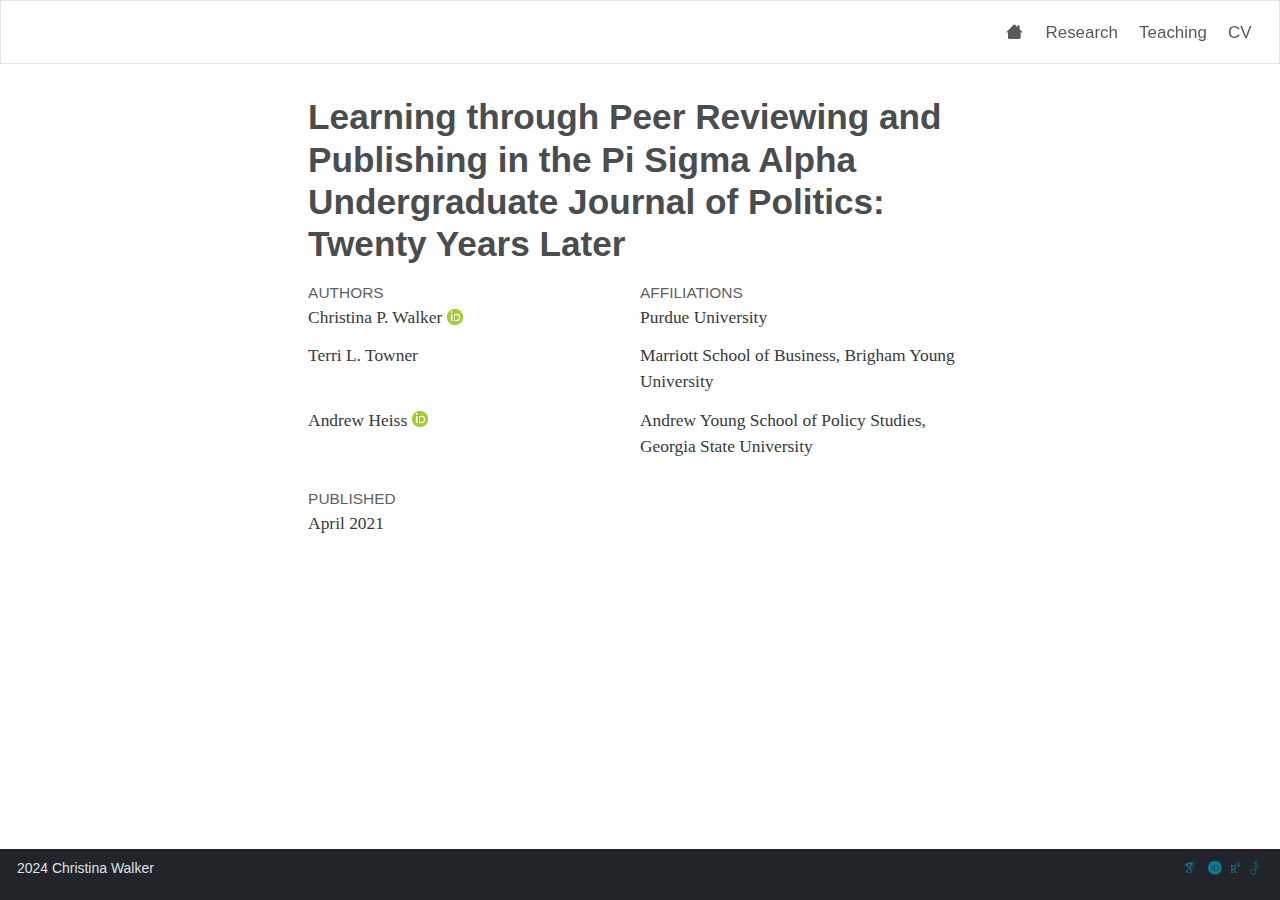
<file: docs/research/articles/walker_etal_2021/index.html>
<!DOCTYPE html>
<html xmlns="http://www.w3.org/1999/xhtml" lang="en" xml:lang="en"><head>

<meta charset="utf-8">
<meta name="generator" content="quarto-1.3.450">

<meta name="viewport" content="width=device-width, initial-scale=1.0, user-scalable=yes">

<meta name="author" content="Christina P. Walker">
<meta name="author" content="Terri L. Towner">
<meta name="author" content="Andrew Heiss">

<title>Christina Walker - Learning through Peer Reviewing and Publishing in the Pi Sigma Alpha Undergraduate Journal of Politics: Twenty Years Later</title>
<style>
code{white-space: pre-wrap;}
span.smallcaps{font-variant: small-caps;}
div.columns{display: flex; gap: min(4vw, 1.5em);}
div.column{flex: auto; overflow-x: auto;}
div.hanging-indent{margin-left: 1.5em; text-indent: -1.5em;}
ul.task-list{list-style: none;}
ul.task-list li input[type="checkbox"] {
  width: 0.8em;
  margin: 0 0.8em 0.2em -1em; /* quarto-specific, see https://github.com/quarto-dev/quarto-cli/issues/4556 */ 
  vertical-align: middle;
}
</style>


<script src="../../../site_libs/quarto-nav/quarto-nav.js"></script>
<script src="../../../site_libs/quarto-nav/headroom.min.js"></script>
<link href="../../../img/purdue_icon.png" rel="icon" type="image/png">
<script src="../../../site_libs/clipboard/clipboard.min.js"></script>
<script src="../../../site_libs/quarto-html/quarto.js"></script>
<script src="../../../site_libs/quarto-html/popper.min.js"></script>
<script src="../../../site_libs/quarto-html/tippy.umd.min.js"></script>
<script src="../../../site_libs/quarto-html/anchor.min.js"></script>
<link href="../../../site_libs/quarto-html/tippy.css" rel="stylesheet">
<link href="../../../site_libs/quarto-html/quarto-syntax-highlighting.css" rel="stylesheet" id="quarto-text-highlighting-styles">
<script src="../../../site_libs/bootstrap/bootstrap.min.js"></script>
<link href="../../../site_libs/bootstrap/bootstrap-icons.css" rel="stylesheet">
<link href="../../../site_libs/bootstrap/bootstrap.min.css" rel="stylesheet" id="quarto-bootstrap" data-mode="light">
<link href="../../../site_libs/quarto-contrib/academicons-1.9.2/all.css" rel="stylesheet">
<link href="../../../site_libs/quarto-contrib/academicons-1.9.2/size.css" rel="stylesheet">
<script id="quarto-search-options" type="application/json">{
  "language": {
    "search-no-results-text": "No results",
    "search-matching-documents-text": "matching documents",
    "search-copy-link-title": "Copy link to search",
    "search-hide-matches-text": "Hide additional matches",
    "search-more-match-text": "more match in this document",
    "search-more-matches-text": "more matches in this document",
    "search-clear-button-title": "Clear",
    "search-detached-cancel-button-title": "Cancel",
    "search-submit-button-title": "Submit",
    "search-label": "Search"
  }
}</script>


</head>

<body class="floating nav-fixed">

<div id="quarto-search-results"></div>
  <header id="quarto-header" class="headroom fixed-top">
    <nav class="navbar navbar-expand-lg navbar-dark ">
      <div class="navbar-container container-fluid">
          <button class="navbar-toggler" type="button" data-bs-toggle="collapse" data-bs-target="#navbarCollapse" aria-controls="navbarCollapse" aria-expanded="false" aria-label="Toggle navigation" onclick="if (window.quartoToggleHeadroom) { window.quartoToggleHeadroom(); }">
  <span class="navbar-toggler-icon"></span>
</button>
          <div class="collapse navbar-collapse" id="navbarCollapse">
            <ul class="navbar-nav navbar-nav-scroll ms-auto">
  <li class="nav-item">
    <a class="nav-link" href="../../../index.html" rel="" target=""><i class="bi bi-house" role="img">
</i> 
 <span class="menu-text"> </span></a>
  </li>  
  <li class="nav-item">
    <a class="nav-link" href="../../../research/index.html" rel="" target="">
 <span class="menu-text">Research</span></a>
  </li>  
  <li class="nav-item">
    <a class="nav-link" href="../../../teaching/index.html" rel="" target="">
 <span class="menu-text">Teaching</span></a>
  </li>  
  <li class="nav-item">
    <a class="nav-link" href="../../../cv/index.html" rel="" target="">
 <span class="menu-text">CV</span></a>
  </li>  
</ul>
            <div class="quarto-navbar-tools">
</div>
          </div> <!-- /navcollapse -->
      </div> <!-- /container-fluid -->
    </nav>
</header>
<!-- content -->
<div id="quarto-content" class="quarto-container page-columns page-rows-contents page-layout-article page-navbar">
<!-- sidebar -->
  <nav id="quarto-sidebar" class="sidebar collapse collapse-horizontal sidebar-navigation floating overflow-auto">
    
</nav>
<div id="quarto-sidebar-glass" data-bs-toggle="collapse" data-bs-target="#quarto-sidebar,#quarto-sidebar-glass"></div>
<!-- margin-sidebar -->
    <div id="quarto-margin-sidebar" class="sidebar margin-sidebar">
    </div>
<!-- main -->
<main class="content" id="quarto-document-content">

<header id="title-block-header" class="quarto-title-block default">
<div class="quarto-title">
<h1 class="title">Learning through Peer Reviewing and Publishing in the Pi Sigma Alpha Undergraduate Journal of Politics: Twenty Years Later</h1>
</div>


<div class="quarto-title-meta-author">
  <div class="quarto-title-meta-heading">Authors</div>
  <div class="quarto-title-meta-heading">Affiliations</div>
  
    <div class="quarto-title-meta-contents">
    <p class="author"><a href="http://www.suparnachaudhry.com/">Christina P. Walker</a> <a href="https://orcid.org/0000-0003-3506-7590" class="quarto-title-author-orcid"> <img src="[data-uri]"></a></p>
  </div>
    <div class="quarto-title-meta-contents">
        <p class="affiliation">
            Purdue University
          </p>
      </div>
      <div class="quarto-title-meta-contents">
    <p class="author"><a href="https://marriottschool.byu.edu/directory/details?id=50683">Terri L. Towner</a> </p>
  </div>
    <div class="quarto-title-meta-contents">
        <p class="affiliation">
            Marriott School of Business, Brigham Young University
          </p>
      </div>
      <div class="quarto-title-meta-contents">
    <p class="author"><a href="https://www.andrewheiss.com/">Andrew Heiss</a> <a href="https://orcid.org/0000-0002-3948-3914" class="quarto-title-author-orcid"> <img src="[data-uri]"></a></p>
  </div>
    <div class="quarto-title-meta-contents">
        <p class="affiliation">
            Andrew Young School of Policy Studies, Georgia State University
          </p>
      </div>
    </div>

<div class="quarto-title-meta">

      
    <div>
    <div class="quarto-title-meta-heading">Published</div>
    <div class="quarto-title-meta-contents">
      <p class="date">April 2021</p>
    </div>
  </div>
  
    
  </div>
  

</header>




</main> <!-- /main -->
<script id="quarto-html-after-body" type="application/javascript">
window.document.addEventListener("DOMContentLoaded", function (event) {
  const toggleBodyColorMode = (bsSheetEl) => {
    const mode = bsSheetEl.getAttribute("data-mode");
    const bodyEl = window.document.querySelector("body");
    if (mode === "dark") {
      bodyEl.classList.add("quarto-dark");
      bodyEl.classList.remove("quarto-light");
    } else {
      bodyEl.classList.add("quarto-light");
      bodyEl.classList.remove("quarto-dark");
    }
  }
  const toggleBodyColorPrimary = () => {
    const bsSheetEl = window.document.querySelector("link#quarto-bootstrap");
    if (bsSheetEl) {
      toggleBodyColorMode(bsSheetEl);
    }
  }
  toggleBodyColorPrimary();  
  const icon = "";
  const anchorJS = new window.AnchorJS();
  anchorJS.options = {
    placement: 'right',
    icon: icon
  };
  anchorJS.add('.anchored');
  const isCodeAnnotation = (el) => {
    for (const clz of el.classList) {
      if (clz.startsWith('code-annotation-')) {                     
        return true;
      }
    }
    return false;
  }
  const clipboard = new window.ClipboardJS('.code-copy-button', {
    text: function(trigger) {
      const codeEl = trigger.previousElementSibling.cloneNode(true);
      for (const childEl of codeEl.children) {
        if (isCodeAnnotation(childEl)) {
          childEl.remove();
        }
      }
      return codeEl.innerText;
    }
  });
  clipboard.on('success', function(e) {
    // button target
    const button = e.trigger;
    // don't keep focus
    button.blur();
    // flash "checked"
    button.classList.add('code-copy-button-checked');
    var currentTitle = button.getAttribute("title");
    button.setAttribute("title", "Copied!");
    let tooltip;
    if (window.bootstrap) {
      button.setAttribute("data-bs-toggle", "tooltip");
      button.setAttribute("data-bs-placement", "left");
      button.setAttribute("data-bs-title", "Copied!");
      tooltip = new bootstrap.Tooltip(button, 
        { trigger: "manual", 
          customClass: "code-copy-button-tooltip",
          offset: [0, -8]});
      tooltip.show();    
    }
    setTimeout(function() {
      if (tooltip) {
        tooltip.hide();
        button.removeAttribute("data-bs-title");
        button.removeAttribute("data-bs-toggle");
        button.removeAttribute("data-bs-placement");
      }
      button.setAttribute("title", currentTitle);
      button.classList.remove('code-copy-button-checked');
    }, 1000);
    // clear code selection
    e.clearSelection();
  });
  function tippyHover(el, contentFn) {
    const config = {
      allowHTML: true,
      content: contentFn,
      maxWidth: 500,
      delay: 100,
      arrow: false,
      appendTo: function(el) {
          return el.parentElement;
      },
      interactive: true,
      interactiveBorder: 10,
      theme: 'quarto',
      placement: 'bottom-start'
    };
    window.tippy(el, config); 
  }
  const noterefs = window.document.querySelectorAll('a[role="doc-noteref"]');
  for (var i=0; i<noterefs.length; i++) {
    const ref = noterefs[i];
    tippyHover(ref, function() {
      // use id or data attribute instead here
      let href = ref.getAttribute('data-footnote-href') || ref.getAttribute('href');
      try { href = new URL(href).hash; } catch {}
      const id = href.replace(/^#\/?/, "");
      const note = window.document.getElementById(id);
      return note.innerHTML;
    });
  }
      let selectedAnnoteEl;
      const selectorForAnnotation = ( cell, annotation) => {
        let cellAttr = 'data-code-cell="' + cell + '"';
        let lineAttr = 'data-code-annotation="' +  annotation + '"';
        const selector = 'span[' + cellAttr + '][' + lineAttr + ']';
        return selector;
      }
      const selectCodeLines = (annoteEl) => {
        const doc = window.document;
        const targetCell = annoteEl.getAttribute("data-target-cell");
        const targetAnnotation = annoteEl.getAttribute("data-target-annotation");
        const annoteSpan = window.document.querySelector(selectorForAnnotation(targetCell, targetAnnotation));
        const lines = annoteSpan.getAttribute("data-code-lines").split(",");
        const lineIds = lines.map((line) => {
          return targetCell + "-" + line;
        })
        let top = null;
        let height = null;
        let parent = null;
        if (lineIds.length > 0) {
            //compute the position of the single el (top and bottom and make a div)
            const el = window.document.getElementById(lineIds[0]);
            top = el.offsetTop;
            height = el.offsetHeight;
            parent = el.parentElement.parentElement;
          if (lineIds.length > 1) {
            const lastEl = window.document.getElementById(lineIds[lineIds.length - 1]);
            const bottom = lastEl.offsetTop + lastEl.offsetHeight;
            height = bottom - top;
          }
          if (top !== null && height !== null && parent !== null) {
            // cook up a div (if necessary) and position it 
            let div = window.document.getElementById("code-annotation-line-highlight");
            if (div === null) {
              div = window.document.createElement("div");
              div.setAttribute("id", "code-annotation-line-highlight");
              div.style.position = 'absolute';
              parent.appendChild(div);
            }
            div.style.top = top - 2 + "px";
            div.style.height = height + 4 + "px";
            let gutterDiv = window.document.getElementById("code-annotation-line-highlight-gutter");
            if (gutterDiv === null) {
              gutterDiv = window.document.createElement("div");
              gutterDiv.setAttribute("id", "code-annotation-line-highlight-gutter");
              gutterDiv.style.position = 'absolute';
              const codeCell = window.document.getElementById(targetCell);
              const gutter = codeCell.querySelector('.code-annotation-gutter');
              gutter.appendChild(gutterDiv);
            }
            gutterDiv.style.top = top - 2 + "px";
            gutterDiv.style.height = height + 4 + "px";
          }
          selectedAnnoteEl = annoteEl;
        }
      };
      const unselectCodeLines = () => {
        const elementsIds = ["code-annotation-line-highlight", "code-annotation-line-highlight-gutter"];
        elementsIds.forEach((elId) => {
          const div = window.document.getElementById(elId);
          if (div) {
            div.remove();
          }
        });
        selectedAnnoteEl = undefined;
      };
      // Attach click handler to the DT
      const annoteDls = window.document.querySelectorAll('dt[data-target-cell]');
      for (const annoteDlNode of annoteDls) {
        annoteDlNode.addEventListener('click', (event) => {
          const clickedEl = event.target;
          if (clickedEl !== selectedAnnoteEl) {
            unselectCodeLines();
            const activeEl = window.document.querySelector('dt[data-target-cell].code-annotation-active');
            if (activeEl) {
              activeEl.classList.remove('code-annotation-active');
            }
            selectCodeLines(clickedEl);
            clickedEl.classList.add('code-annotation-active');
          } else {
            // Unselect the line
            unselectCodeLines();
            clickedEl.classList.remove('code-annotation-active');
          }
        });
      }
  const findCites = (el) => {
    const parentEl = el.parentElement;
    if (parentEl) {
      const cites = parentEl.dataset.cites;
      if (cites) {
        return {
          el,
          cites: cites.split(' ')
        };
      } else {
        return findCites(el.parentElement)
      }
    } else {
      return undefined;
    }
  };
  var bibliorefs = window.document.querySelectorAll('a[role="doc-biblioref"]');
  for (var i=0; i<bibliorefs.length; i++) {
    const ref = bibliorefs[i];
    const citeInfo = findCites(ref);
    if (citeInfo) {
      tippyHover(citeInfo.el, function() {
        var popup = window.document.createElement('div');
        citeInfo.cites.forEach(function(cite) {
          var citeDiv = window.document.createElement('div');
          citeDiv.classList.add('hanging-indent');
          citeDiv.classList.add('csl-entry');
          var biblioDiv = window.document.getElementById('ref-' + cite);
          if (biblioDiv) {
            citeDiv.innerHTML = biblioDiv.innerHTML;
          }
          popup.appendChild(citeDiv);
        });
        return popup.innerHTML;
      });
    }
  }
});
</script>
</div> <!-- /content -->
<footer class="footer">
  <div class="nav-footer">
    <div class="nav-footer-left"><span class="faux-block"> 2024 Christina Walker</span></div>   
    <div class="nav-footer-center">
      &nbsp;
    </div>
    <div class="nav-footer-right"><a class="link-dark me-1" href="https://scholar.google.com/citations?user=kDylzn0AAAAJ&amp;hl=en" title="Google Scholar" target="_blank" rel="noopener"><i class="ai  ai-google-scholar"></i></a> <a class="link-dark me-1" href="https://github.com/christinapwalker" title="github" target="_blank" rel="noopener"></a> <a class="link-dark me-1" href="https://orcid.org/0000-0001-6591-2244" title="orcid" target="_blank" rel="noopener"><i class="ai  ai-orcid"></i></a> <a class="link-dark me-1" href="https://www.researchgate.net/profile/Christina-Walker-5" title="researchgate" target="_blank" rel="noopener"><i class="ai  ai-researchgate"></i></a> <a class="link-dark me-1" href="https://www.researchgate.net/profile/Christina-Walker-5" title="dataverse" target="_blank" rel="noopener"><i class="ai  ai-dataverse"></i></a></div>
  </div>
</footer>



</body></html>
</file>
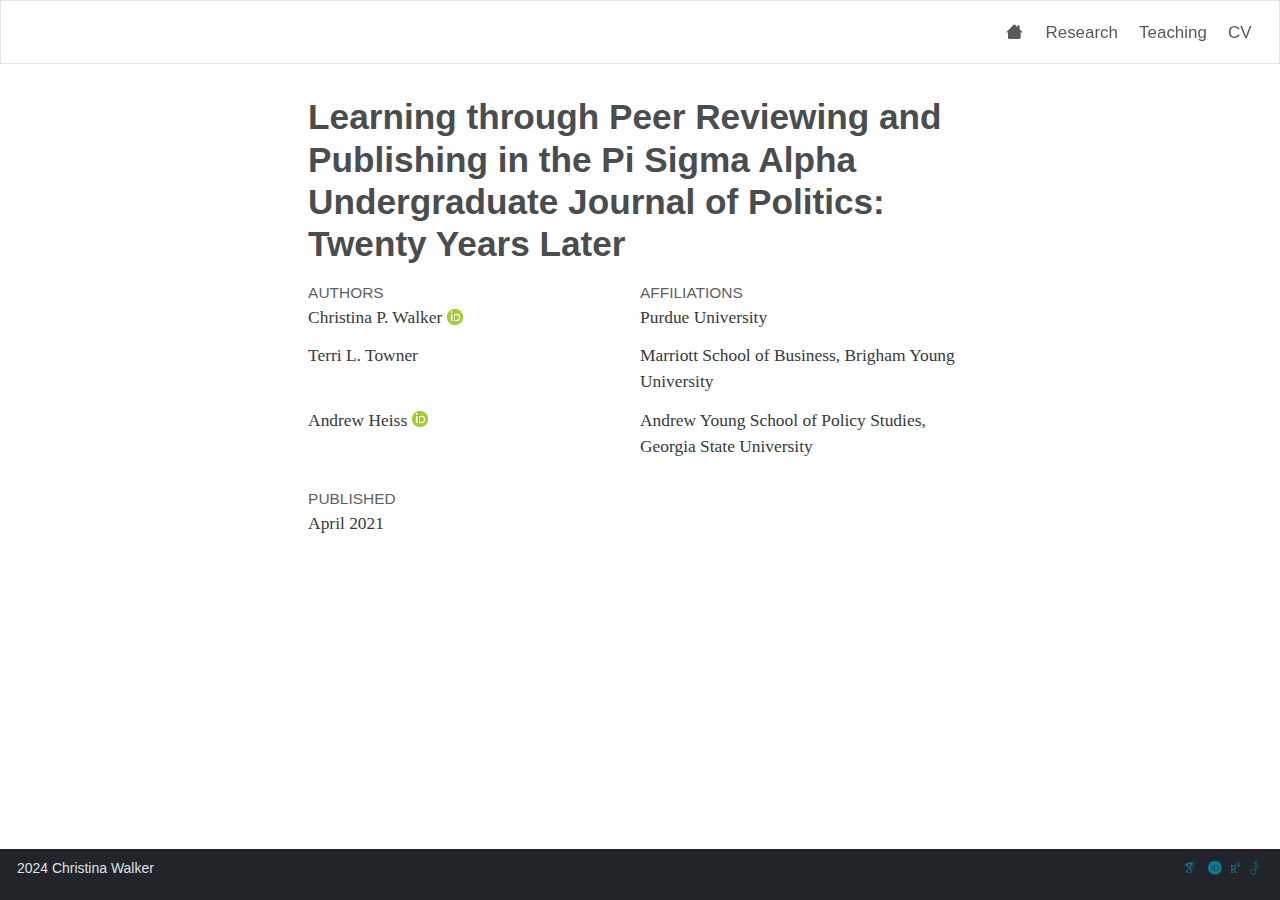
<file: docs/christinapwalker.github.io/walker_quarto-website-template-main/research/articles/walker_etal_2021/index.html>
<!DOCTYPE html>
<html xmlns="http://www.w3.org/1999/xhtml" lang="en" xml:lang="en"><head>

<meta charset="utf-8">
<meta name="generator" content="quarto-1.3.450">

<meta name="viewport" content="width=device-width, initial-scale=1.0, user-scalable=yes">

<meta name="author" content="Christina P. Walker">
<meta name="author" content="Terri L. Towner">
<meta name="author" content="Andrew Heiss">

<title>Christina Walker - Learning through Peer Reviewing and Publishing in the Pi Sigma Alpha Undergraduate Journal of Politics: Twenty Years Later</title>
<style>
code{white-space: pre-wrap;}
span.smallcaps{font-variant: small-caps;}
div.columns{display: flex; gap: min(4vw, 1.5em);}
div.column{flex: auto; overflow-x: auto;}
div.hanging-indent{margin-left: 1.5em; text-indent: -1.5em;}
ul.task-list{list-style: none;}
ul.task-list li input[type="checkbox"] {
  width: 0.8em;
  margin: 0 0.8em 0.2em -1em; /* quarto-specific, see https://github.com/quarto-dev/quarto-cli/issues/4556 */ 
  vertical-align: middle;
}
</style>


<script src="../../../../../site_libs/quarto-nav/quarto-nav.js"></script>
<script src="../../../../../site_libs/quarto-nav/headroom.min.js"></script>
<link href="../../../../../img/purdue_icon.png" rel="icon" type="image/png">
<script src="../../../../../site_libs/clipboard/clipboard.min.js"></script>
<script src="../../../../../site_libs/quarto-html/quarto.js"></script>
<script src="../../../../../site_libs/quarto-html/popper.min.js"></script>
<script src="../../../../../site_libs/quarto-html/tippy.umd.min.js"></script>
<script src="../../../../../site_libs/quarto-html/anchor.min.js"></script>
<link href="../../../../../site_libs/quarto-html/tippy.css" rel="stylesheet">
<link href="../../../../../site_libs/quarto-html/quarto-syntax-highlighting.css" rel="stylesheet" id="quarto-text-highlighting-styles">
<script src="../../../../../site_libs/bootstrap/bootstrap.min.js"></script>
<link href="../../../../../site_libs/bootstrap/bootstrap-icons.css" rel="stylesheet">
<link href="../../../../../site_libs/bootstrap/bootstrap.min.css" rel="stylesheet" id="quarto-bootstrap" data-mode="light">
<link href="../../../../../site_libs/quarto-contrib/academicons-1.9.2/all.css" rel="stylesheet">
<link href="../../../../../site_libs/quarto-contrib/academicons-1.9.2/size.css" rel="stylesheet">
<script id="quarto-search-options" type="application/json">{
  "language": {
    "search-no-results-text": "No results",
    "search-matching-documents-text": "matching documents",
    "search-copy-link-title": "Copy link to search",
    "search-hide-matches-text": "Hide additional matches",
    "search-more-match-text": "more match in this document",
    "search-more-matches-text": "more matches in this document",
    "search-clear-button-title": "Clear",
    "search-detached-cancel-button-title": "Cancel",
    "search-submit-button-title": "Submit",
    "search-label": "Search"
  }
}</script>


</head>

<body class="floating nav-fixed">

<div id="quarto-search-results"></div>
  <header id="quarto-header" class="headroom fixed-top">
    <nav class="navbar navbar-expand-lg navbar-dark ">
      <div class="navbar-container container-fluid">
          <button class="navbar-toggler" type="button" data-bs-toggle="collapse" data-bs-target="#navbarCollapse" aria-controls="navbarCollapse" aria-expanded="false" aria-label="Toggle navigation" onclick="if (window.quartoToggleHeadroom) { window.quartoToggleHeadroom(); }">
  <span class="navbar-toggler-icon"></span>
</button>
          <div class="collapse navbar-collapse" id="navbarCollapse">
            <ul class="navbar-nav navbar-nav-scroll ms-auto">
  <li class="nav-item">
    <a class="nav-link" href="../../../../../index.html" rel="" target=""><i class="bi bi-house" role="img">
</i> 
 <span class="menu-text"> </span></a>
  </li>  
  <li class="nav-item">
    <a class="nav-link" href="../../../../../research/index.html" rel="" target="">
 <span class="menu-text">Research</span></a>
  </li>  
  <li class="nav-item">
    <a class="nav-link" href="../../../../../teaching/index.html" rel="" target="">
 <span class="menu-text">Teaching</span></a>
  </li>  
  <li class="nav-item">
    <a class="nav-link" href="../../../../../cv/index.html" rel="" target="">
 <span class="menu-text">CV</span></a>
  </li>  
</ul>
            <div class="quarto-navbar-tools">
</div>
          </div> <!-- /navcollapse -->
      </div> <!-- /container-fluid -->
    </nav>
</header>
<!-- content -->
<div id="quarto-content" class="quarto-container page-columns page-rows-contents page-layout-article page-navbar">
<!-- sidebar -->
  <nav id="quarto-sidebar" class="sidebar collapse collapse-horizontal sidebar-navigation floating overflow-auto">
    
</nav>
<div id="quarto-sidebar-glass" data-bs-toggle="collapse" data-bs-target="#quarto-sidebar,#quarto-sidebar-glass"></div>
<!-- margin-sidebar -->
    <div id="quarto-margin-sidebar" class="sidebar margin-sidebar">
    </div>
<!-- main -->
<main class="content" id="quarto-document-content">

<header id="title-block-header" class="quarto-title-block default">
<div class="quarto-title">
<h1 class="title">Learning through Peer Reviewing and Publishing in the Pi Sigma Alpha Undergraduate Journal of Politics: Twenty Years Later</h1>
</div>


<div class="quarto-title-meta-author">
  <div class="quarto-title-meta-heading">Authors</div>
  <div class="quarto-title-meta-heading">Affiliations</div>
  
    <div class="quarto-title-meta-contents">
    <p class="author"><a href="http://www.suparnachaudhry.com/">Christina P. Walker</a> <a href="https://orcid.org/0000-0003-3506-7590" class="quarto-title-author-orcid"> <img src="[data-uri]"></a></p>
  </div>
    <div class="quarto-title-meta-contents">
        <p class="affiliation">
            Purdue University
          </p>
      </div>
      <div class="quarto-title-meta-contents">
    <p class="author"><a href="https://marriottschool.byu.edu/directory/details?id=50683">Terri L. Towner</a> </p>
  </div>
    <div class="quarto-title-meta-contents">
        <p class="affiliation">
            Marriott School of Business, Brigham Young University
          </p>
      </div>
      <div class="quarto-title-meta-contents">
    <p class="author"><a href="https://www.andrewheiss.com/">Andrew Heiss</a> <a href="https://orcid.org/0000-0002-3948-3914" class="quarto-title-author-orcid"> <img src="[data-uri]"></a></p>
  </div>
    <div class="quarto-title-meta-contents">
        <p class="affiliation">
            Andrew Young School of Policy Studies, Georgia State University
          </p>
      </div>
    </div>

<div class="quarto-title-meta">

      
    <div>
    <div class="quarto-title-meta-heading">Published</div>
    <div class="quarto-title-meta-contents">
      <p class="date">April 2021</p>
    </div>
  </div>
  
    
  </div>
  

</header>




</main> <!-- /main -->
<script id="quarto-html-after-body" type="application/javascript">
window.document.addEventListener("DOMContentLoaded", function (event) {
  const toggleBodyColorMode = (bsSheetEl) => {
    const mode = bsSheetEl.getAttribute("data-mode");
    const bodyEl = window.document.querySelector("body");
    if (mode === "dark") {
      bodyEl.classList.add("quarto-dark");
      bodyEl.classList.remove("quarto-light");
    } else {
      bodyEl.classList.add("quarto-light");
      bodyEl.classList.remove("quarto-dark");
    }
  }
  const toggleBodyColorPrimary = () => {
    const bsSheetEl = window.document.querySelector("link#quarto-bootstrap");
    if (bsSheetEl) {
      toggleBodyColorMode(bsSheetEl);
    }
  }
  toggleBodyColorPrimary();  
  const icon = "";
  const anchorJS = new window.AnchorJS();
  anchorJS.options = {
    placement: 'right',
    icon: icon
  };
  anchorJS.add('.anchored');
  const isCodeAnnotation = (el) => {
    for (const clz of el.classList) {
      if (clz.startsWith('code-annotation-')) {                     
        return true;
      }
    }
    return false;
  }
  const clipboard = new window.ClipboardJS('.code-copy-button', {
    text: function(trigger) {
      const codeEl = trigger.previousElementSibling.cloneNode(true);
      for (const childEl of codeEl.children) {
        if (isCodeAnnotation(childEl)) {
          childEl.remove();
        }
      }
      return codeEl.innerText;
    }
  });
  clipboard.on('success', function(e) {
    // button target
    const button = e.trigger;
    // don't keep focus
    button.blur();
    // flash "checked"
    button.classList.add('code-copy-button-checked');
    var currentTitle = button.getAttribute("title");
    button.setAttribute("title", "Copied!");
    let tooltip;
    if (window.bootstrap) {
      button.setAttribute("data-bs-toggle", "tooltip");
      button.setAttribute("data-bs-placement", "left");
      button.setAttribute("data-bs-title", "Copied!");
      tooltip = new bootstrap.Tooltip(button, 
        { trigger: "manual", 
          customClass: "code-copy-button-tooltip",
          offset: [0, -8]});
      tooltip.show();    
    }
    setTimeout(function() {
      if (tooltip) {
        tooltip.hide();
        button.removeAttribute("data-bs-title");
        button.removeAttribute("data-bs-toggle");
        button.removeAttribute("data-bs-placement");
      }
      button.setAttribute("title", currentTitle);
      button.classList.remove('code-copy-button-checked');
    }, 1000);
    // clear code selection
    e.clearSelection();
  });
  function tippyHover(el, contentFn) {
    const config = {
      allowHTML: true,
      content: contentFn,
      maxWidth: 500,
      delay: 100,
      arrow: false,
      appendTo: function(el) {
          return el.parentElement;
      },
      interactive: true,
      interactiveBorder: 10,
      theme: 'quarto',
      placement: 'bottom-start'
    };
    window.tippy(el, config); 
  }
  const noterefs = window.document.querySelectorAll('a[role="doc-noteref"]');
  for (var i=0; i<noterefs.length; i++) {
    const ref = noterefs[i];
    tippyHover(ref, function() {
      // use id or data attribute instead here
      let href = ref.getAttribute('data-footnote-href') || ref.getAttribute('href');
      try { href = new URL(href).hash; } catch {}
      const id = href.replace(/^#\/?/, "");
      const note = window.document.getElementById(id);
      return note.innerHTML;
    });
  }
      let selectedAnnoteEl;
      const selectorForAnnotation = ( cell, annotation) => {
        let cellAttr = 'data-code-cell="' + cell + '"';
        let lineAttr = 'data-code-annotation="' +  annotation + '"';
        const selector = 'span[' + cellAttr + '][' + lineAttr + ']';
        return selector;
      }
      const selectCodeLines = (annoteEl) => {
        const doc = window.document;
        const targetCell = annoteEl.getAttribute("data-target-cell");
        const targetAnnotation = annoteEl.getAttribute("data-target-annotation");
        const annoteSpan = window.document.querySelector(selectorForAnnotation(targetCell, targetAnnotation));
        const lines = annoteSpan.getAttribute("data-code-lines").split(",");
        const lineIds = lines.map((line) => {
          return targetCell + "-" + line;
        })
        let top = null;
        let height = null;
        let parent = null;
        if (lineIds.length > 0) {
            //compute the position of the single el (top and bottom and make a div)
            const el = window.document.getElementById(lineIds[0]);
            top = el.offsetTop;
            height = el.offsetHeight;
            parent = el.parentElement.parentElement;
          if (lineIds.length > 1) {
            const lastEl = window.document.getElementById(lineIds[lineIds.length - 1]);
            const bottom = lastEl.offsetTop + lastEl.offsetHeight;
            height = bottom - top;
          }
          if (top !== null && height !== null && parent !== null) {
            // cook up a div (if necessary) and position it 
            let div = window.document.getElementById("code-annotation-line-highlight");
            if (div === null) {
              div = window.document.createElement("div");
              div.setAttribute("id", "code-annotation-line-highlight");
              div.style.position = 'absolute';
              parent.appendChild(div);
            }
            div.style.top = top - 2 + "px";
            div.style.height = height + 4 + "px";
            let gutterDiv = window.document.getElementById("code-annotation-line-highlight-gutter");
            if (gutterDiv === null) {
              gutterDiv = window.document.createElement("div");
              gutterDiv.setAttribute("id", "code-annotation-line-highlight-gutter");
              gutterDiv.style.position = 'absolute';
              const codeCell = window.document.getElementById(targetCell);
              const gutter = codeCell.querySelector('.code-annotation-gutter');
              gutter.appendChild(gutterDiv);
            }
            gutterDiv.style.top = top - 2 + "px";
            gutterDiv.style.height = height + 4 + "px";
          }
          selectedAnnoteEl = annoteEl;
        }
      };
      const unselectCodeLines = () => {
        const elementsIds = ["code-annotation-line-highlight", "code-annotation-line-highlight-gutter"];
        elementsIds.forEach((elId) => {
          const div = window.document.getElementById(elId);
          if (div) {
            div.remove();
          }
        });
        selectedAnnoteEl = undefined;
      };
      // Attach click handler to the DT
      const annoteDls = window.document.querySelectorAll('dt[data-target-cell]');
      for (const annoteDlNode of annoteDls) {
        annoteDlNode.addEventListener('click', (event) => {
          const clickedEl = event.target;
          if (clickedEl !== selectedAnnoteEl) {
            unselectCodeLines();
            const activeEl = window.document.querySelector('dt[data-target-cell].code-annotation-active');
            if (activeEl) {
              activeEl.classList.remove('code-annotation-active');
            }
            selectCodeLines(clickedEl);
            clickedEl.classList.add('code-annotation-active');
          } else {
            // Unselect the line
            unselectCodeLines();
            clickedEl.classList.remove('code-annotation-active');
          }
        });
      }
  const findCites = (el) => {
    const parentEl = el.parentElement;
    if (parentEl) {
      const cites = parentEl.dataset.cites;
      if (cites) {
        return {
          el,
          cites: cites.split(' ')
        };
      } else {
        return findCites(el.parentElement)
      }
    } else {
      return undefined;
    }
  };
  var bibliorefs = window.document.querySelectorAll('a[role="doc-biblioref"]');
  for (var i=0; i<bibliorefs.length; i++) {
    const ref = bibliorefs[i];
    const citeInfo = findCites(ref);
    if (citeInfo) {
      tippyHover(citeInfo.el, function() {
        var popup = window.document.createElement('div');
        citeInfo.cites.forEach(function(cite) {
          var citeDiv = window.document.createElement('div');
          citeDiv.classList.add('hanging-indent');
          citeDiv.classList.add('csl-entry');
          var biblioDiv = window.document.getElementById('ref-' + cite);
          if (biblioDiv) {
            citeDiv.innerHTML = biblioDiv.innerHTML;
          }
          popup.appendChild(citeDiv);
        });
        return popup.innerHTML;
      });
    }
  }
});
</script>
</div> <!-- /content -->
<footer class="footer">
  <div class="nav-footer">
    <div class="nav-footer-left"><span class="faux-block"> 2024 Christina Walker</span></div>   
    <div class="nav-footer-center">
      &nbsp;
    </div>
    <div class="nav-footer-right"><a class="link-dark me-1" href="https://scholar.google.com/citations?user=kDylzn0AAAAJ&amp;hl=en" title="Google Scholar" target="_blank" rel="noopener"><i class="ai  ai-google-scholar"></i></a> <a class="link-dark me-1" href="https://github.com/christinapwalker" title="github" target="_blank" rel="noopener"></a> <a class="link-dark me-1" href="https://orcid.org/0000-0001-6591-2244" title="orcid" target="_blank" rel="noopener"><i class="ai  ai-orcid"></i></a> <a class="link-dark me-1" href="https://www.researchgate.net/profile/Christina-Walker-5" title="researchgate" target="_blank" rel="noopener"><i class="ai  ai-researchgate"></i></a> <a class="link-dark me-1" href="https://www.researchgate.net/profile/Christina-Walker-5" title="dataverse" target="_blank" rel="noopener"><i class="ai  ai-dataverse"></i></a></div>
  </div>
</footer>



</body></html>
</file>
<file: docs/site_libs/quarto-html/tippy.css>
.tippy-box[data-animation=fade][data-state=hidden]{opacity:0}[data-tippy-root]{max-width:calc(100vw - 10px)}.tippy-box{position:relative;background-color:#333;color:#fff;border-radius:4px;font-size:14px;line-height:1.4;white-space:normal;outline:0;transition-property:transform,visibility,opacity}.tippy-box[data-placement^=top]>.tippy-arrow{bottom:0}.tippy-box[data-placement^=top]>.tippy-arrow:before{bottom:-7px;left:0;border-width:8px 8px 0;border-top-color:initial;transform-origin:center top}.tippy-box[data-placement^=bottom]>.tippy-arrow{top:0}.tippy-box[data-placement^=bottom]>.tippy-arrow:before{top:-7px;left:0;border-width:0 8px 8px;border-bottom-color:initial;transform-origin:center bottom}.tippy-box[data-placement^=left]>.tippy-arrow{right:0}.tippy-box[data-placement^=left]>.tippy-arrow:before{border-width:8px 0 8px 8px;border-left-color:initial;right:-7px;transform-origin:center left}.tippy-box[data-placement^=right]>.tippy-arrow{left:0}.tippy-box[data-placement^=right]>.tippy-arrow:before{left:-7px;border-width:8px 8px 8px 0;border-right-color:initial;transform-origin:center right}.tippy-box[data-inertia][data-state=visible]{transition-timing-function:cubic-bezier(.54,1.5,.38,1.11)}.tippy-arrow{width:16px;height:16px;color:#333}.tippy-arrow:before{content:"";position:absolute;border-color:transparent;border-style:solid}.tippy-content{position:relative;padding:5px 9px;z-index:1}
</file>
<file: docs/site_libs/quarto-html/quarto-syntax-highlighting.css>
/* quarto syntax highlight colors */
:root {
  --quarto-hl-ot-color: #003B4F;
  --quarto-hl-at-color: #657422;
  --quarto-hl-ss-color: #20794D;
  --quarto-hl-an-color: #5E5E5E;
  --quarto-hl-fu-color: #4758AB;
  --quarto-hl-st-color: #20794D;
  --quarto-hl-cf-color: #003B4F;
  --quarto-hl-op-color: #5E5E5E;
  --quarto-hl-er-color: #AD0000;
  --quarto-hl-bn-color: #AD0000;
  --quarto-hl-al-color: #AD0000;
  --quarto-hl-va-color: #111111;
  --quarto-hl-bu-color: inherit;
  --quarto-hl-ex-color: inherit;
  --quarto-hl-pp-color: #AD0000;
  --quarto-hl-in-color: #5E5E5E;
  --quarto-hl-vs-color: #20794D;
  --quarto-hl-wa-color: #5E5E5E;
  --quarto-hl-do-color: #5E5E5E;
  --quarto-hl-im-color: #00769E;
  --quarto-hl-ch-color: #20794D;
  --quarto-hl-dt-color: #AD0000;
  --quarto-hl-fl-color: #AD0000;
  --quarto-hl-co-color: #5E5E5E;
  --quarto-hl-cv-color: #5E5E5E;
  --quarto-hl-cn-color: #8f5902;
  --quarto-hl-sc-color: #5E5E5E;
  --quarto-hl-dv-color: #AD0000;
  --quarto-hl-kw-color: #003B4F;
}

/* other quarto variables */
:root {
  --quarto-font-monospace: SFMono-Regular, Menlo, Monaco, Consolas, "Liberation Mono", "Courier New", monospace;
}

pre > code.sourceCode > span {
  color: #003B4F;
}

code span {
  color: #003B4F;
}

code.sourceCode > span {
  color: #003B4F;
}

div.sourceCode,
div.sourceCode pre.sourceCode {
  color: #003B4F;
}

code span.ot {
  color: #003B4F;
  font-style: inherit;
}

code span.at {
  color: #657422;
  font-style: inherit;
}

code span.ss {
  color: #20794D;
  font-style: inherit;
}

code span.an {
  color: #5E5E5E;
  font-style: inherit;
}

code span.fu {
  color: #4758AB;
  font-style: inherit;
}

code span.st {
  color: #20794D;
  font-style: inherit;
}

code span.cf {
  color: #003B4F;
  font-style: inherit;
}

code span.op {
  color: #5E5E5E;
  font-style: inherit;
}

code span.er {
  color: #AD0000;
  font-style: inherit;
}

code span.bn {
  color: #AD0000;
  font-style: inherit;
}

code span.al {
  color: #AD0000;
  font-style: inherit;
}

code span.va {
  color: #111111;
  font-style: inherit;
}

code span.bu {
  font-style: inherit;
}

code span.ex {
  font-style: inherit;
}

code span.pp {
  color: #AD0000;
  font-style: inherit;
}

code span.in {
  color: #5E5E5E;
  font-style: inherit;
}

code span.vs {
  color: #20794D;
  font-style: inherit;
}

code span.wa {
  color: #5E5E5E;
  font-style: italic;
}

code span.do {
  color: #5E5E5E;
  font-style: italic;
}

code span.im {
  color: #00769E;
  font-style: inherit;
}

code span.ch {
  color: #20794D;
  font-style: inherit;
}

code span.dt {
  color: #AD0000;
  font-style: inherit;
}

code span.fl {
  color: #AD0000;
  font-style: inherit;
}

code span.co {
  color: #5E5E5E;
  font-style: inherit;
}

code span.cv {
  color: #5E5E5E;
  font-style: italic;
}

code span.cn {
  color: #8f5902;
  font-style: inherit;
}

code span.sc {
  color: #5E5E5E;
  font-style: inherit;
}

code span.dv {
  color: #AD0000;
  font-style: inherit;
}

code span.kw {
  color: #003B4F;
  font-style: inherit;
}

.prevent-inlining {
  content: "</";
}

/*# sourceMappingURL=debc5d5d77c3f9108843748ff7464032.css.map */
</file>
<file: docs/site_libs/quarto-contrib/academicons-1.9.2/all.css>
/*
 *  Academicons 1.9.4 by James Walsh (https://github.com/jpswalsh) and Katja Bercic (https://github.com/katjabercic)
 *  Fonts generated using FontForge - https://fontforge.org
 *  Square icons designed to be used alongside Font Awesome square icons - https://fortawesome.github.io/Font-Awesome/
 *  Licenses - Font: SIL OFL 1.1, CSS: MIT License
 */
@font-face {
  font-family: 'Academicons';
  font-style: normal;
  font-weight: 400;
  font-display: block;
  src: url('1e21o67/academicons.eot');
  src: url('1e21o67/academicons.eot') format('embedded-opentype'),
    url('1e21o67/academicons.ttf') format('truetype'),
    url('1e21o67/academicons.woff') format('woff'),
    url('1e21o67/academicons.svg') format('svg');
}

.ai {
  font-family: 'Academicons';
  font-weight: 400;
  -moz-osx-font-smoothing: grayscale;
  -webkit-font-smoothing: antialiased;
  display: inline-block;
  font-style: normal;
  font-variant: normal;
  text-rendering: auto;
  line-height: 1;
}

.ai-academia:before {
  content: "\e9af";
}

.ai-academia-square:before {
  content: "\e93d";
}

.ai-acclaim:before {
  content: "\e92e";
}

.ai-acclaim-square:before {
  content: "\e93a";
}

.ai-acm:before {
  content: "\e93c";
}

.ai-acm-square:before {
  content: "\e95d";
}

.ai-acmdl:before {
  content: "\e96a";
}

.ai-acmdl-square:before {
  content: "\e9d3";
}

.ai-ads:before {
  content: "\e9cb";
}

.ai-ads-square:before {
  content: "\e94a";
}

.ai-africarxiv:before {
  content: "\e91b";
}

.ai-africarxiv-square:before {
  content: "\e90b";
}

.ai-archive:before {
  content: "\e955";
}

.ai-archive-square:before {
  content: "\e956";
}

.ai-arxiv:before {
  content: "\e974";
}

.ai-arxiv-square:before {
  content: "\e9a6";
}

.ai-biorxiv:before {
  content: "\e9a2";
}

.ai-biorxiv-square:before {
  content: "\e98b";
}

.ai-ceur:before {
  content: "\e96d";
}

.ai-ceur-square:before {
  content: "\e92f";
}

.ai-ciencia-vitae:before {
  content: "\e912";
}

.ai-ciencia-vitae-square:before {
  content: "\e913";
}

.ai-clarivate:before {
  content: "\e924";
}

.ai-clarivate-square:before {
  content: "\e925";
}

.ai-closed-access:before {
  content: "\e942";
}

.ai-closed-access-square:before {
  content: "\e943";
}

.ai-conversation:before {
  content: "\e94c";
}

.ai-conversation-square:before {
  content: "\e915";
}

.ai-coursera:before {
  content: "\e95f";
}

.ai-coursera-square:before {
  content: "\e97f";
}

.ai-crossref:before {
  content: "\e918";
}

.ai-crossref-square:before {
  content: "\e919";
}

.ai-cv:before {
  content: "\e9a5";
}

.ai-cv-square:before {
  content: "\e90a";
}

.ai-datacite:before {
  content: "\e91c";
}

.ai-datacite-square:before {
  content: "\e91d";
}

.ai-dataverse:before {
  content: "\e9f7";
}

.ai-dataverse-square:before {
  content: "\e9e4";
}

.ai-dblp:before {
  content: "\e94f";
}

.ai-dblp-square:before {
  content: "\e93f";
}

.ai-depsy:before {
  content: "\e97a";
}

.ai-depsy-square:before {
  content: "\e94b";
}

.ai-doi:before {
  content: "\e97e";
}

.ai-doi-square:before {
  content: "\e98f";
}

.ai-dryad:before {
  content: "\e97c";
}

.ai-dryad-square:before {
  content: "\e98c";
}

.ai-elsevier:before {
  content: "\e961";
}

.ai-elsevier-square:before {
  content: "\e910";
}

.ai-figshare:before {
  content: "\e981";
}

.ai-figshare-square:before {
  content: "\e9e7";
}

.ai-google-scholar:before {
  content: "\e9d4";
}

.ai-google-scholar-square:before {
  content: "\e9f9";
}

.ai-hal:before {
  content: "\e92c";
}

.ai-hal-square:before {
  content: "\e92d";
}

.ai-hypothesis:before {
  content: "\e95a";
}

.ai-hypothesis-square:before {
  content: "\e95b";
}

.ai-ideas-repec:before {
  content: "\e9ed";
}

.ai-ideas-repec-square:before {
  content: "\e9f8";
}

.ai-ieee:before {
  content: "\e929";
}

.ai-ieee-square:before {
  content: "\e9b9";
}

.ai-impactstory:before {
  content: "\e9cf";
}

.ai-impactstory-square:before {
  content: "\e9aa";
}

.ai-inaturalist:before {
  content: "\e900";
}

.ai-inaturalist-square:before {
  content: "\e901";
}

.ai-inpn:before {
  content: "\e902";
}

.ai-inpn-square:before {
  content: "\e903";
}

.ai-inspire:before {
  content: "\e9e9";
}

.ai-inspire-square:before {
  content: "\e9fe";
}

.ai-isidore:before {
  content: "\e936";
}

.ai-isidore-square:before {
  content: "\e954";
}

.ai-isni:before {
  content: "\e957";
}

.ai-isni-square:before {
  content: "\e958";
}

.ai-jstor:before {
  content: "\e938";
}

.ai-jstor-square:before {
  content: "\e944";
}

.ai-lattes:before {
  content: "\e9b3";
}

.ai-lattes-square:before {
  content: "\e99c";
}

.ai-mathoverflow:before {
  content: "\e9f6";
}

.ai-mathoverflow-square:before {
  content: "\e97b";
}

.ai-mendeley:before {
  content: "\e9f0";
}

.ai-mendeley-square:before {
  content: "\e9f3";
}

.ai-moodle:before {
  content: "\e907";
}

.ai-moodle-square:before {
  content: "\e908";
}

.ai-mtmt:before {
  content: "\e950";
}

.ai-mtmt-square:before {
  content: "\e951";
}

.ai-nakala:before {
  content: "\e940";
}

.ai-nakala-square:before {
  content: "\e941";
}

.ai-obp:before {
  content: "\e92a";
}

.ai-obp-square:before {
  content: "\e92b";
}

.ai-open-access:before {
  content: "\e939";
}

.ai-open-access-square:before {
  content: "\e9f4";
}

.ai-open-data:before {
  content: "\e966";
}

.ai-open-data-square:before {
  content: "\e967";
}

.ai-open-materials:before {
  content: "\e968";
}

.ai-open-materials-square:before {
  content: "\e969";
}

.ai-openedition:before {
  content: "\e946";
}

.ai-openedition-square:before {
  content: "\e947";
}

.ai-orcid:before {
  content: "\e9d9";
}

.ai-orcid-square:before {
  content: "\e9c3";
}

.ai-osf:before {
  content: "\e9ef";
}

.ai-osf-square:before {
  content: "\e931";
}

.ai-overleaf:before {
  content: "\e914";
}

.ai-overleaf-square:before {
  content: "\e98d";
}

.ai-philpapers:before {
  content: "\e98a";
}

.ai-philpapers-square:before {
  content: "\e96f";
}

.ai-piazza:before {
  content: "\e99a";
}

.ai-piazza-square:before {
  content: "\e90c";
}

.ai-preregistered:before {
  content: "\e906";
}

.ai-preregistered-square:before {
  content: "\e96b";
}

.ai-protocols:before {
  content: "\e952";
}

.ai-protocols-square:before {
  content: "\e953";
}

.ai-psyarxiv:before {
  content: "\e90e";
}

.ai-psyarxiv-square:before {
  content: "\e90f";
}

.ai-publons:before {
  content: "\e937";
}

.ai-publons-square:before {
  content: "\e94e";
}

.ai-pubmed:before {
  content: "\e99f";
}

.ai-pubmed-square:before {
  content: "\e97d";
}

.ai-pubpeer:before {
  content: "\e922";
}

.ai-pubpeer-square:before {
  content: "\e923";
}

.ai-researcherid:before {
  content: "\e91a";
}

.ai-researcherid-square:before {
  content: "\e95c";
}

.ai-researchgate:before {
  content: "\e95e";
}

.ai-researchgate-square:before {
  content: "\e99e";
}

.ai-ror:before {
  content: "\e948";
}

.ai-ror-square:before {
  content: "\e949";
}

.ai-sci-hub:before {
  content: "\e959";
}

.ai-sci-hub-square:before {
  content: "\e905";
}

.ai-scirate:before {
  content: "\e98e";
}

.ai-scirate-square:before {
  content: "\e99d";
}

.ai-scopus:before {
  content: "\e91e";
}

.ai-scopus-square:before {
  content: "\e91f";
}

.ai-semantic-scholar:before {
  content: "\e96e";
}

.ai-semantic-scholar-square:before {
  content: "\e96c";
}

.ai-springer:before {
  content: "\e928";
}

.ai-springer-square:before {
  content: "\e99b";
}

.ai-ssrn:before {
  content: "\e916";
}

.ai-ssrn-square:before {
  content: "\e917";
}

.ai-stackoverflow:before {
  content: "\e920";
}

.ai-stackoverflow-square:before {
  content: "\e921";
}

.ai-viaf:before {
  content: "\e933";
}

.ai-viaf-square:before {
  content: "\e934";
}

.ai-wiley:before {
  content: "\e926";
}

.ai-wiley-square:before {
  content: "\e927";
}

.ai-zenodo:before {
  content: "\e911";
}

.ai-zotero:before {
  content: "\e962";
}

.ai-zotero-square:before {
  content: "\e932";
}

/*  Duplication of the FontAwesome style classes using 'ai' in place of 'fa'. */
.ai-lg {
  font-size: 1.33333em;
  line-height: 0.75em;
  vertical-align: -.0667em;
}

.ai-xs {
  font-size: .75em;
}

.ai-sm {
  font-size: .875em;
}

.ai-1x {
  font-size: 1em;
}

.ai-2x {
  font-size: 2em;
}

.ai-3x {
  font-size: 3em;
}

.ai-4x {
  font-size: 4em;
}

.ai-5x {
  font-size: 5em;
}

.ai-6x {
  font-size: 6em;
}

.ai-7x {
  font-size: 7em;
}

.ai-8x {
  font-size: 8em;
}

.ai-9x {
  font-size: 9em;
}

.ai-10x {
  font-size: 10em;
}

.ai-fw {
  text-align: center;
  width: 1.25em;
}

.ai-ul {
  list-style-type: none;
  margin-left: 2.5em;
  padding-left: 0;
}

.ai-ul>li {
  position: relative;
}

.ai-li {
  left: -2em;
  position: absolute;
  text-align: center;
  width: 2em;
  line-height: inherit;
}

.ai-border {
  border: solid 0.08em #eee;
  border-radius: .1em;
  padding: .2em .25em .15em;
}

.ai-pull-left {
  float: left;
}

.ai-pull-right {
  float: right;
}

.ai.ai-pull-left {
  margin-right: .3em;
}

.ai.ai-pull-right {
  margin-right: .3em;
}

.ai-stack {
  display: inline-block;
  height: 2em;
  line-height: 2em;
  position: relative;
  vertical-align: middle;
  width: 2.5em;
}

.ai-stack-1x,
.ai-stack-2x {
  left: 0;
  position: absolute;
  text-align: center;
  width: 100%;
}

.ai-stack-1x {
  line-height: inherit;
}

.ai-stack-2x {
  font-size: 2em;
}

.ai-inverse {
  color: #fff;
}
</file>
<file: docs/site_libs/quarto-contrib/academicons-1.9.2/size.css>
.ai-tiny {
  font-size: 0.5em;
}

.ai-scriptsize {
  font-size: 0.7em;
}

.ai-footnotesize {
  font-size: 0.8em;
}

.ai-small {
  font-size: 0.9em;
}

.ai-normalsize {
  font-size: 1em;
}

.ai-large {
  font-size: 1.2em;
}

.ai-Large {
  font-size: 1.5em;
}

.ai-LARGE {
  font-size: 1.75em;
}

.ai-huge {
  font-size: 2em;
}

.ai-Huge {
  font-size: 2.5em;
}

.ai-1x {
  font-size: 1em;
}

.ai-2x {
  font-size: 2em;
}

.ai-3x {
  font-size: 3em;
}

.ai-4x {
  font-size: 4em;
}

.ai-5x {
  font-size: 5em;
}

.ai-6x {
  font-size: 6em;
}

.ai-7x {
  font-size: 7em;
}

.ai-8x {
  font-size: 8em;
}

.ai-9x {
  font-size: 9em;
}

.ai-10x {
  font-size: 10em;
}

.ai-2xs {
  font-size: 0.625em;
  line-height: 0.1em;
  vertical-align: 0.225em;
}

.ai-xs {
  font-size: 0.75em;
  line-height: 0.08333em;
  vertical-align: 0.125em;
}

.ai-sm {
  font-size: 0.875em;
  line-height: 0.07143em;
  vertical-align: 0.05357em;
}

.ai-lg {
  font-size: 1.25em;
  line-height: 0.05em;
  vertical-align: -0.075em;
}

.ai-xl {
  font-size: 1.5em;
  line-height: 0.04167em;
  vertical-align: -0.125em;
}

.ai-2xl {
  font-size: 2em;
  line-height: 0.03125em;
  vertical-align: -0.1875em;
}
</file>
